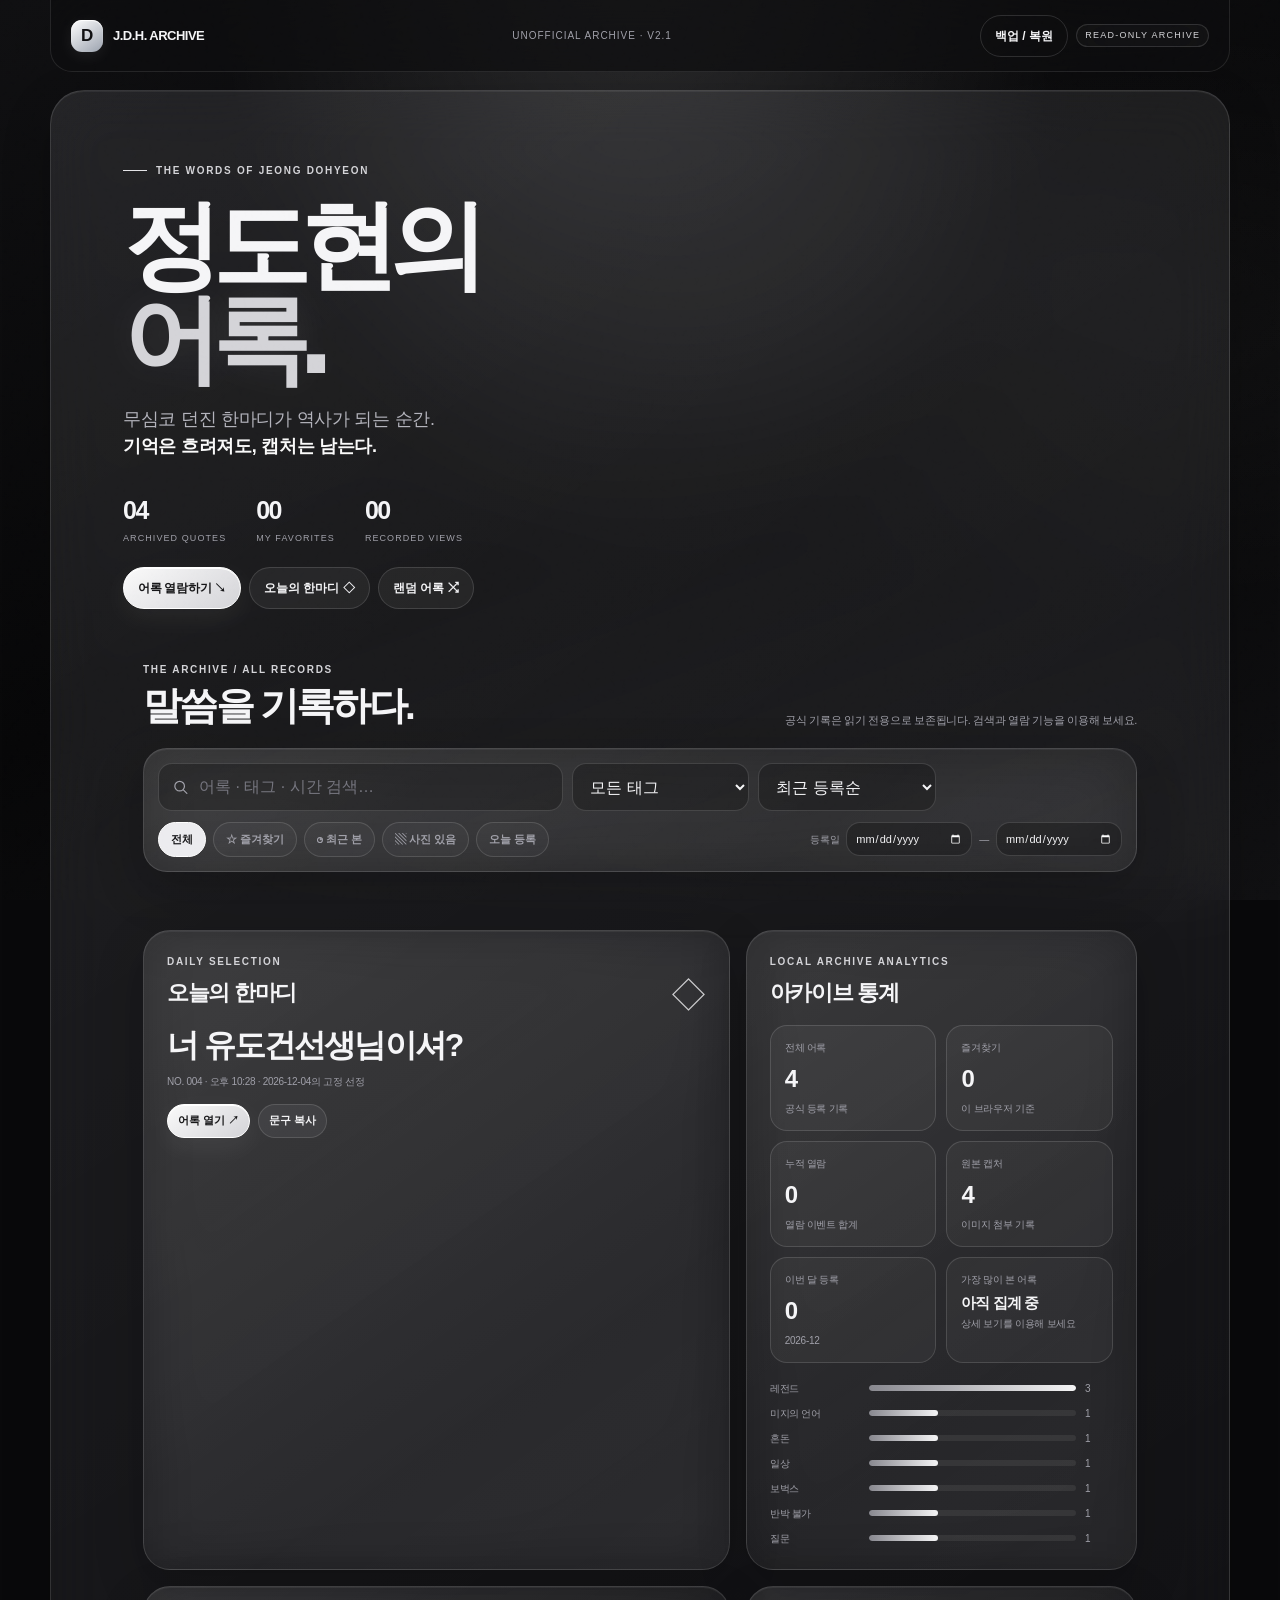
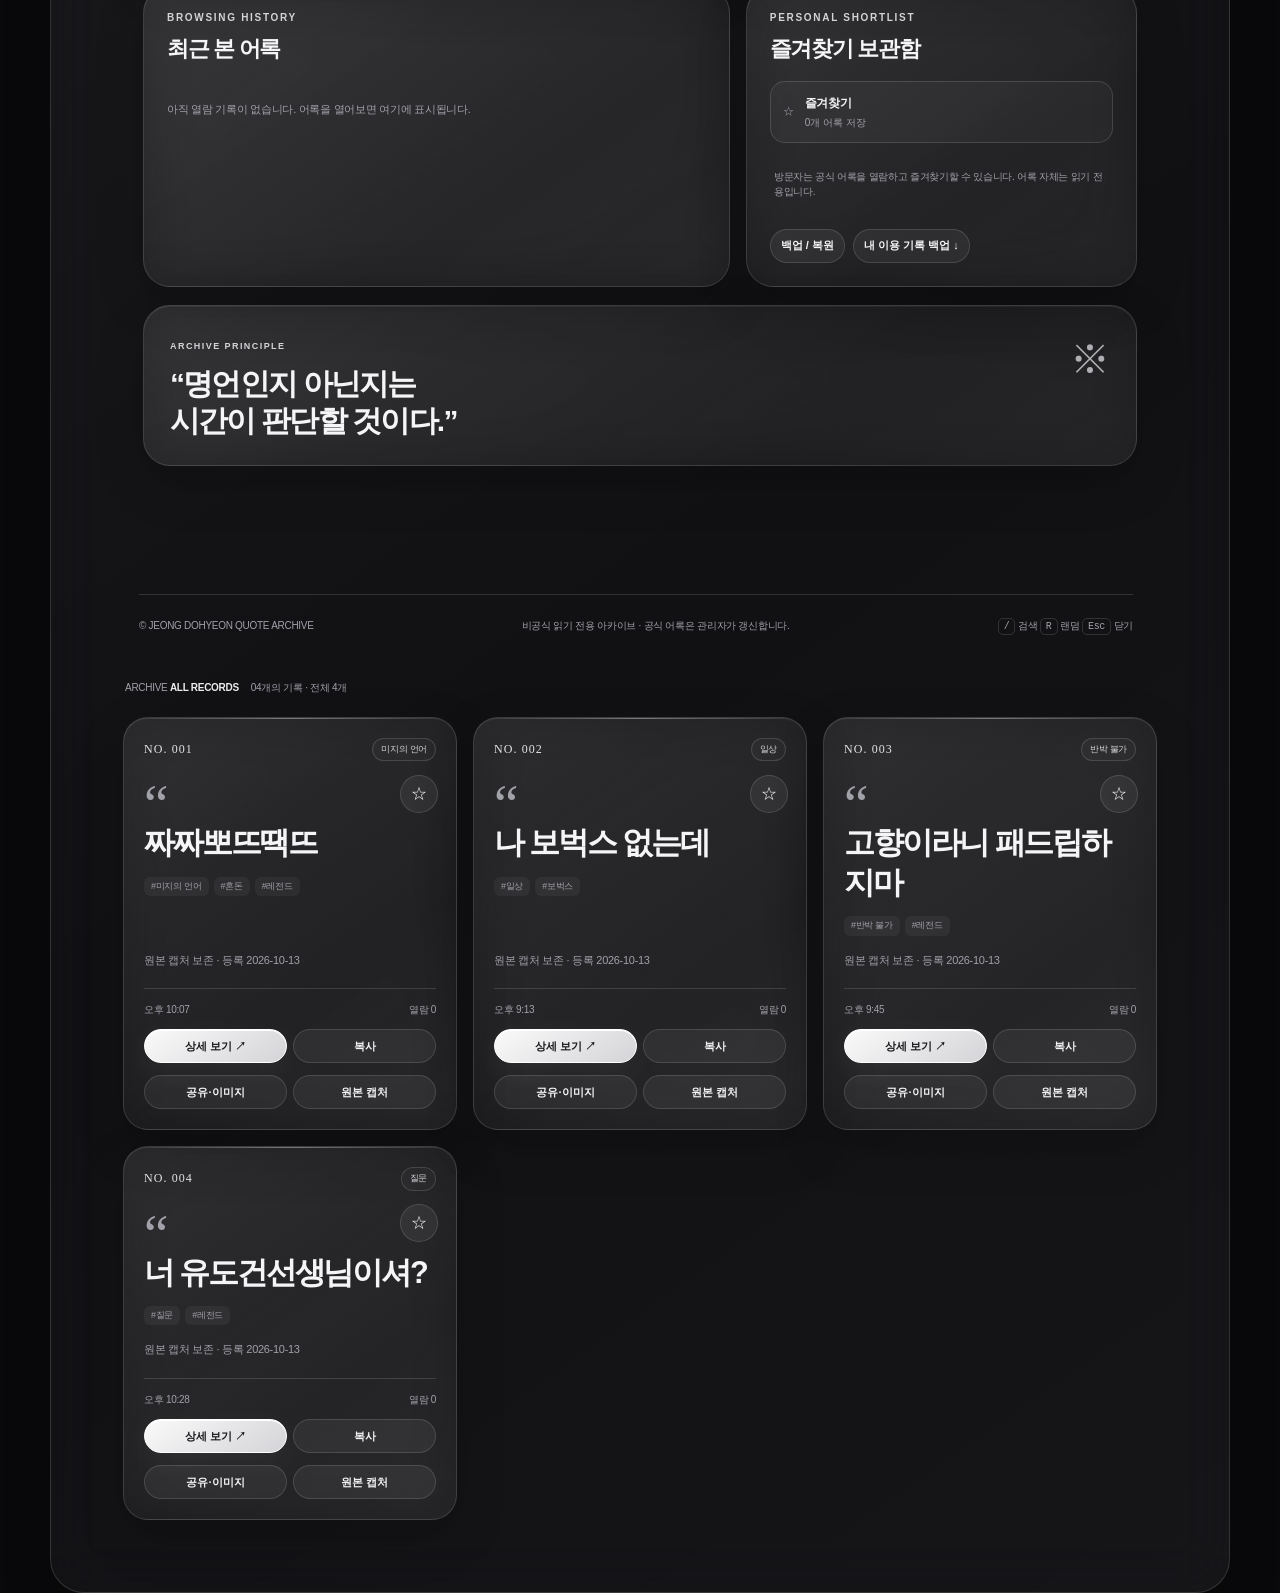
<file: index.html>
<!doctype html>
<html lang="ko">
  <head>
    <meta charset="utf-8" />
    <meta name="viewport" content="width=device-width,initial-scale=1,viewport-fit=cover" />
    <meta name="theme-color" content="#0a0a0c" />
    <meta name="description" content="정도현의 어록을 수집·검색·보존하고 공유하는 비공식 아카이브." />
    <title>정도현의 어록 — Glass Archive</title>

    <link rel="stylesheet" href="style.css" />
  </head>

  <body>
    <header class="wrap topbar">
      <a class="brand" href="#top" aria-label="정도현의 어록 홈">
        <span class="brand-mark">D</span>
        <span>J.D.H. ARCHIVE</span>
      </a>
      <div class="top-note">Unofficial archive · v2.1</div>
      <div class="top-actions">
        <button class="btn ghost only-desktop" id="backupTop" type="button">백업 / 복원</button>
        <span class="tag readonly-badge" aria-label="읽기 전용 아카이브">READ-ONLY ARCHIVE</span>
      </div>
    </header>

    <section class="wrap hero glass" id="top">
      <div class="eyebrow">The words of Jeong Dohyeon</div>
      <h1>정도현의<br /><span>어록.</span></h1>
      <p class="hero-copy">
        무심코 던진 한마디가 역사가 되는 순간.<br />
        <strong>기억은 흐려져도, 캡처는 남는다.</strong>
      </p>
      <div class="hero-bottom">
        <div class="stats">
          <div class="stat"><strong id="heroCount">04</strong><span>Archived quotes</span></div>
          <div class="stat"><strong id="heroFavorite">00</strong><span>My favorites</span></div>
          <div class="stat"><strong id="heroVisit">00</strong><span>Recorded views</span></div>
        </div>
        <div class="hero-buttons">
          <a class="btn primary" href="#archive">어록 열람하기 ↘</a>
          <button class="btn" id="dailyBtn" type="button">오늘의 한마디 ◇</button>
          <button class="btn" id="randomBtn" type="button">랜덤 어록 ⤨</button>
    <main class="wrap">
      <section id="archive">
        <div class="section-head">
          <div>
            <div class="kicker">The archive / all records</div>
            <h2>말씀을 기록하다.</h2>
          </div>
          <div class="small-note">공식 기록은 읽기 전용으로 보존됩니다. 검색과 열람 기능을 이용해 보세요.</div>
        </div>
        
        <div class="tools-panel glass">
          <div class="tools">
            <label class="searchbox">
              <svg width="17" height="17" viewBox="0 0 24 24" fill="none" aria-hidden="true">
                <circle cx="10.8" cy="10.8" r="6.8" stroke="currentColor" stroke-width="1.7" />
                <path d="m16 16 5 5" stroke="currentColor" stroke-width="1.7" stroke-linecap="round" />
              </svg>
              <input class="field" id="search" type="search" placeholder="어록 · 태그 · 시간 검색…" aria-label="어록 검색" autocomplete="off" />
            </label>
            <select class="select" id="tagFilter" aria-label="태그 필터">
              <option value="">모든 태그</option>
            </select>
            <select class="select" id="sortBy" aria-label="정렬">
              <option value="new">최근 등록순</option>
              <option value="old">오래된 등록순</option>
              <option value="alpha">가나다순</option>
              <option value="views">최근 본 순</option>
            </select>
          </div>

          <div class="filter-row" id="filterRow">
            <button class="pill active" data-filter="all" aria-pressed="true">전체</button>
            <button class="pill" data-filter="favorites" aria-pressed="false">☆ 즐겨찾기</button>
            <button class="pill" data-filter="recent" aria-pressed="false">◷ 최근 본</button>
            <button class="pill" data-filter="images" aria-pressed="false">▧ 사진 있음</button>
            <button class="pill" data-filter="today" aria-pressed="false">오늘 등록</button>
            <div class="date-filter">
              <span>등록일</span>
              <input class="field" id="dateFrom" type="date" aria-label="등록 시작일" />
              <span>—</span>
              <input class="field" id="dateTo" type="date" aria-label="등록 종료일" />
            </div>
          </div>
        </div>

      <section class="content-grid" id="insights">
        <article class="panel glass">
          <div class="kicker">Daily selection</div>
          <div class="daily-card">
            <div>
              <h3>오늘의 한마디</h3>
              <div class="daily-quote" id="dailyText">기록을 불러오는 중…</div>
              <div class="daily-meta" id="dailyMeta"></div>
              <div style="display:flex;gap:8px;flex-wrap:wrap;margin-top:15px">
                <button class="btn primary small" id="dailyOpen" type="button">어록 열기 ↗</button>
                <button class="btn small" id="dailyCopy" type="button">문구 복사</button>
              </div>
            </div>
            <div class="dice" aria-hidden="true">◇</div>
          </div>
        </article>

        <article class="panel glass">
          <div class="kicker">Local archive analytics</div>
          <h3>아카이브 통계</h3>
          <div class="stat-grid" id="statGrid"></div>
          <div class="tag-chart" id="tagChart"></div>
        </article>

        <article class="panel glass" id="recentPanel">
          <div class="kicker">Browsing history</div>
          <h3>최근 본 어록</h3>
          <div class="recent-list" id="recentList"></div>
        </article>

        <article class="panel glass" id="collectionsPanel">
          <div class="kicker">PERSONAL SHORTLIST</div>
          <h3>즐겨찾기 보관함</h3>
          <div id="collectionOverview" class="recent-list"></div>
          <div style="margin-top:12px;display:flex;gap:8px;flex-wrap:wrap">
            <button class="btn small" id="backupBottom" type="button">백업 / 복원</button>
            <button class="btn small" id="exportBtn" type="button">내 이용 기록 백업 ↓</button>
          </div>
        </article>
      </section>

      <section class="manifesto glass">
    <dialog id="detailDialog">
      <div class="dialog-head">
        <div>
          <h2 id="detailHeading">어록 상세</h2>
          <p id="detailSub"></p>
        </div>
        <button class="icon-btn" data-close="detailDialog" aria-label="닫기">×</button>
      </div>
      <div class="dialog-body">
        <div class="detail-text" id="detailText"></div>
        <div id="detailTags" class="card-tags"></div>
        <img id="detailImage" class="detail-image" alt="원본 캡처 확대 보기" hidden />
        <p class="help" id="detailNoImage" hidden>등록된 원본 캡처가 없습니다.</p>
        <div class="detail-actions">
          <button class="btn primary" id="detailCopy" type="button">문구 복사</button>
          <button class="btn" id="detailFavorite" type="button">☆ 즐겨찾기</button>
          <button class="btn" id="detailShare" type="button">공유하기</button>
          <button class="btn" id="detailMakeCard" type="button">이미지 카드 저장</button>
          <button class="btn" id="detailDownloadImage" type="button">원본 캡처 저장</button>
        </div>
      </div>
    </dialog>

    <dialog id="backupDialog">
      <div class="dialog-head">
        <div>
          <h2>백업 및 복원</h2>
          <p>즐겨찾기와 개인 열람 기록만 백업합니다. 공식 어록 데이터는 변경되지 않습니다.</p>
        </div>
        <button class="icon-btn" data-close="backupDialog" aria-label="닫기">×</button>
      </div>
      <div class="dialog-body">
        <div class="glass" style="padding:16px;border-radius:18px">
          <strong style="font-size:13px">JSON 백업 내보내기</strong>
          <p class="help">즐겨찾기와 최근 본 기록만 포함한 개인 설정 백업 파일을 만듭니다. 어록과 원본 사진은 포함되지 않습니다.</p>
          <button class="btn primary" id="backupDownload" type="button">개인 설정 백업 다운로드 ↓</button>
        </div>
        <div class="glass" style="padding:16px;border-radius:18px;margin-top:12px">
          <strong style="font-size:13px">개인 설정 복원</strong>
          <p class="help">즐겨찾기와 열람 기록만 복원합니다. 가져온 파일에 다른 어록이 들어 있어도 공식 아카이브의 문구와 사진은 추가·수정·삭제되지 않습니다.</p>
          <div style="display:flex;gap:8px;flex-wrap:wrap">
            <button class="btn" id="restoreReplace" type="button">설정 복원 · 교체</button>
            <button class="btn" id="restoreMerge" type="button">설정 복원 · 병합</button>
          </div>
        </div>
        <p class="help" style="margin-top:15px">즐겨찾기와 열람 기록은 현재 브라우저에 저장됩니다. 다른 기기에서는 자동 동기화되지 않으므로 필요하면 개인 설정을 백업하세요.</p>
        <div class="dialog-foot">
          <button class="btn ghost" data-close="backupDialog" type="button">닫기</button>
        </div>
      </div>
    </dialog>

    <dialog id="imageDialog">
      <div class="dialog-head">
        <div>
          <h2>원본 캡처</h2>
          <p>원본 이미지는 보정하지 않고 표시합니다.</p>
        </div>
        <button class="icon-btn" data-close="imageDialog" aria-label="닫기">×</button>
      </div>
      <div class="dialog-body">
        <img id="zoomImage" class="detail-image" alt="원본 캡처 이미지" style="max-height:none;cursor:default;margin-top:0" />
        <div class="dialog-foot">
          <button class="btn" id="zoomDownload" type="button">원본 저장 ↓</button>
          <button class="btn primary" data-close="imageDialog" type="button">닫기</button>
        </div>
      </div>
    </dialog>

    <script src="script.js" defer></script>
  </body>
</html>

        <div>
          <small>ARCHIVE PRINCIPLE</small>
          <p>“명언인지 아닌지는<br />시간이 판단할 것이다.”</p>
        </div>
        <div class="seal" aria-hidden="true">※</div>
      </section>
    </main>

    <footer class="wrap">
      <span>© JEONG DOHYEON QUOTE ARCHIVE</span>
      <span>비공식 읽기 전용 아카이브 · 공식 어록은 관리자가 갱신합니다.</span>
      <span><kbd class="kbd">/</kbd> 검색 <kbd class="kbd">R</kbd> 랜덤 <kbd class="kbd">Esc</kbd> 닫기</span>
    </footer>
    <div class="safe-bottom"></div>

    <div class="toast" id="toast" role="status" aria-live="polite"></div>

    <input type="file" id="importFile" hidden accept="application/json,.json" aria-label="백업 JSON 파일" />

        <div class="results-line">
          <span>ARCHIVE <strong id="collectionLabel">ALL RECORDS</strong></span>
          <span id="resultCount">04개의 기록</span>
        </div>

        <section class="quote-grid" id="quoteGrid" aria-live="polite"></section>
      </section>

        </div>
      </div>
    </section>
</file>
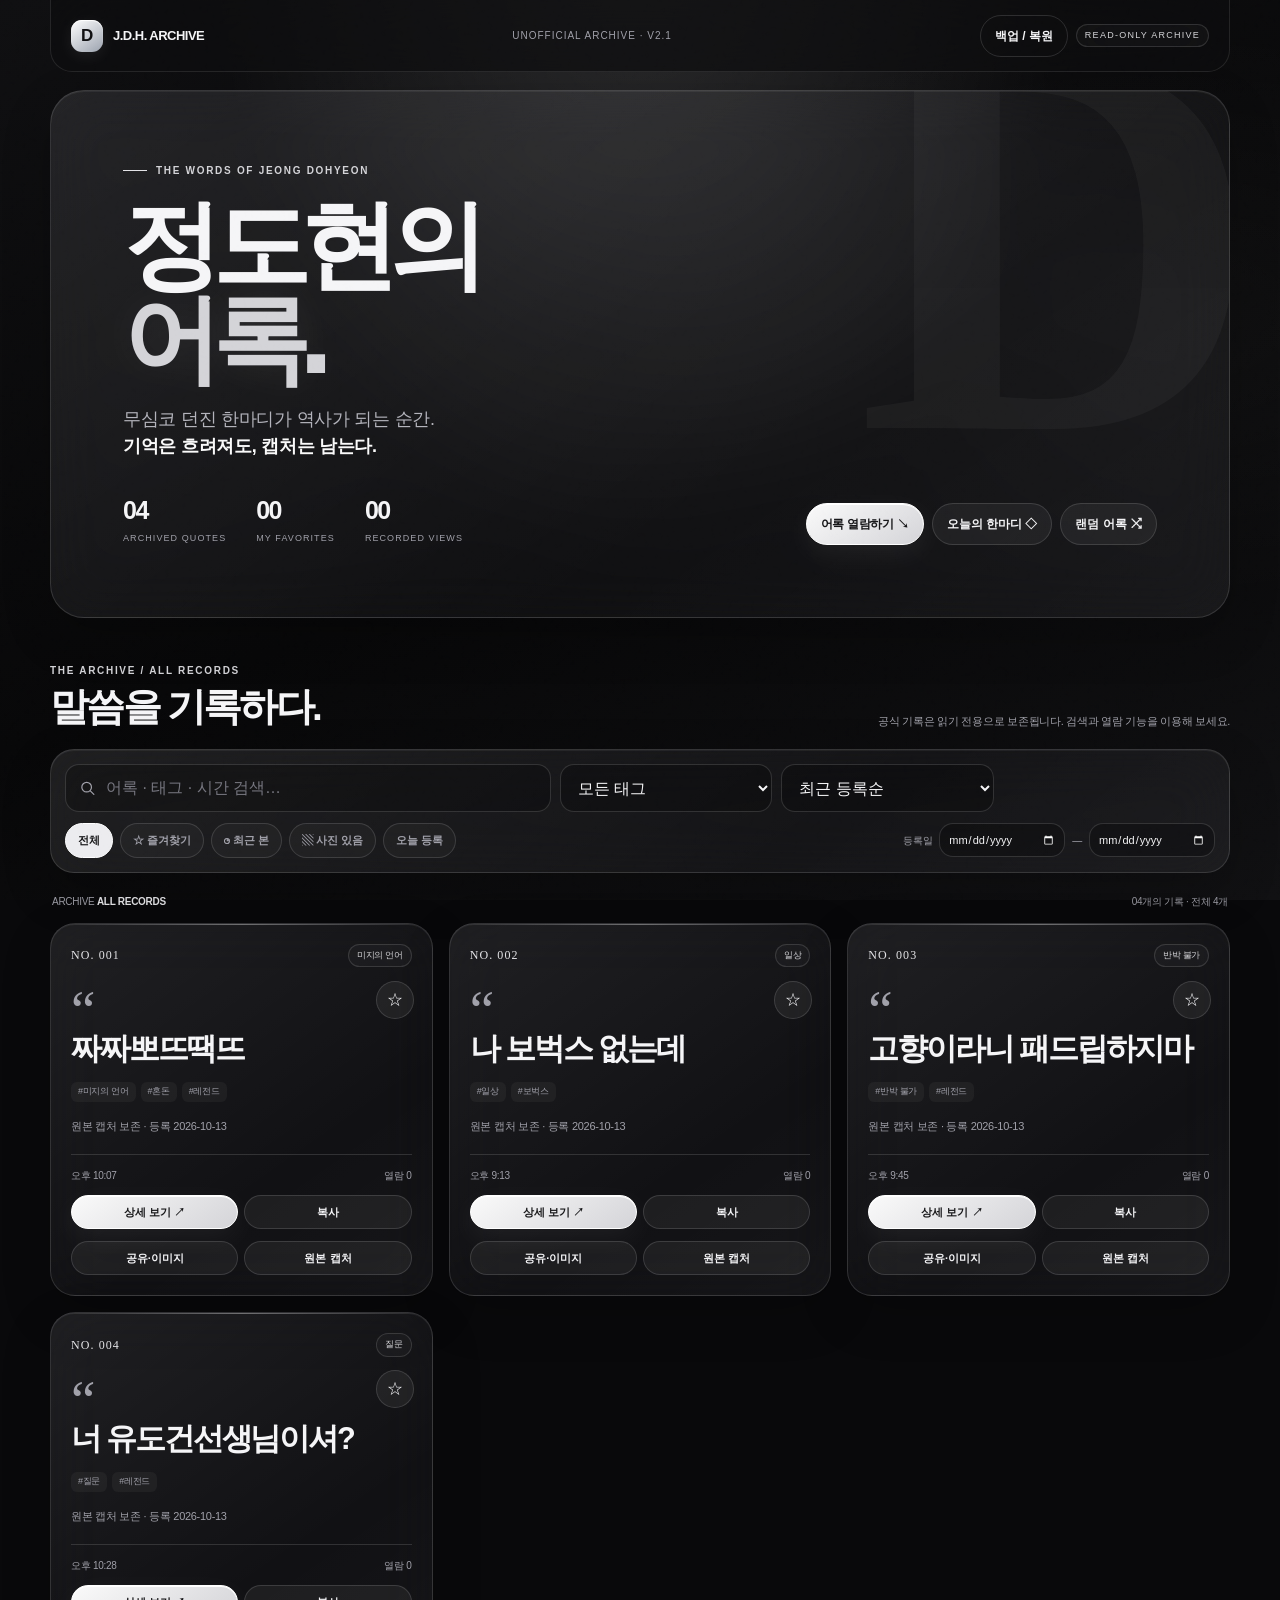
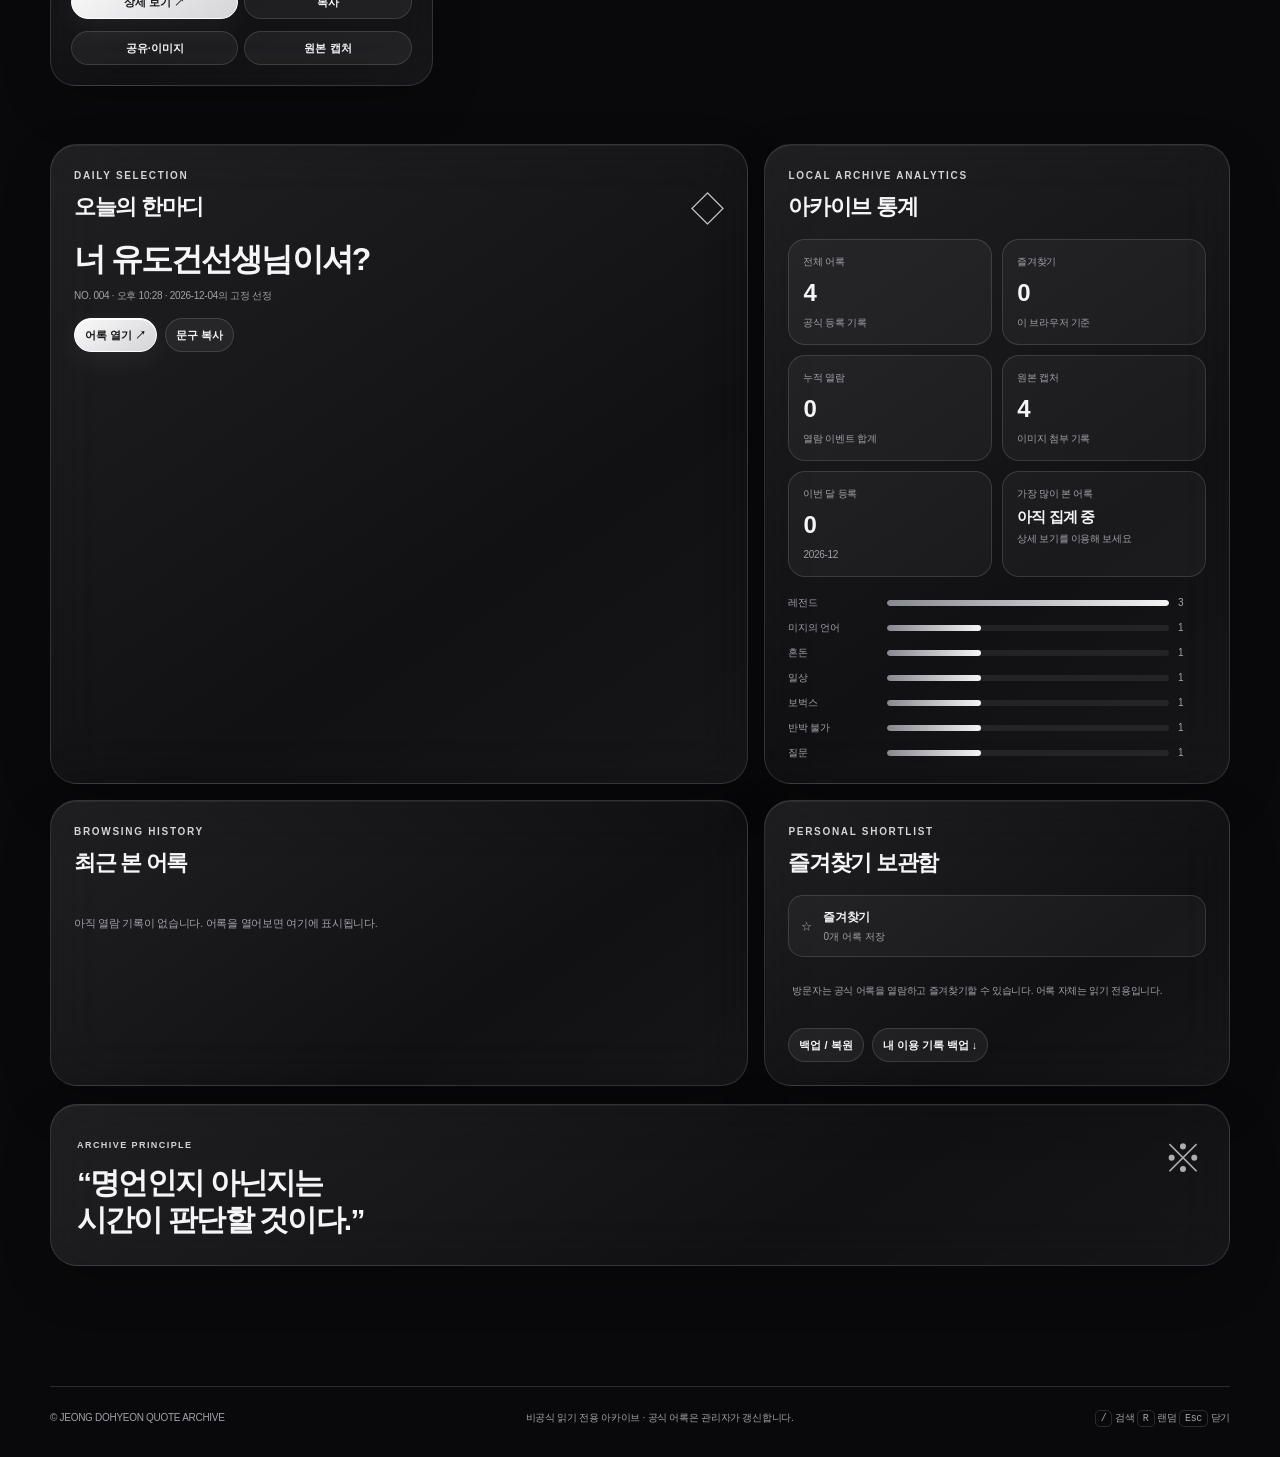
<file: 이전 코드.html>
<!-- 이거는 안이령이 ai 로 만든 꼬여있는 코드 -->

<!doctype html>
<html lang="ko">
<head>
<meta charset="utf-8"><meta name="viewport" content="width=device-width,initial-scale=1,viewport-fit=cover">
<meta name="theme-color" content="#0a0a0c"><meta name="description" content="정도현의 어록을 수집·검색·보존하고 공유하는 비공식 아카이브.">
<title>정도현의 어록 — Glass Archive</title>
<style>
:root{color-scheme:dark;--bg:#09090b;--ink:#f5f5f7;--muted:#a1a1aa;--soft:#d4d4d8;--line:#ffffff22;--line2:#ffffff42;--glass:blur(28px) saturate(155%);--serif:Georgia,"Times New Roman",serif}
*{box-sizing:border-box}[hidden]{display:none!important}html{scroll-behavior:smooth;background:var(--bg);scroll-padding-top:90px}body{margin:0;min-height:100vh;background:radial-gradient(ellipse at 50% -15%,#ffffff24,transparent 48%),radial-gradient(ellipse at 90% 35%,#ffffff09,transparent 35%),linear-gradient(160deg,#101012,#080809 55%,#111113);background-attachment:fixed;color:var(--ink);font-family:ui-sans-serif,-apple-system,BlinkMacSystemFont,"Apple SD Gothic Neo","Noto Sans KR",sans-serif;line-height:1.5;letter-spacing:-.018em}body:before{content:"";position:fixed;inset:0;pointer-events:none;z-index:20;opacity:.035;background-image:url("data:image/svg+xml,%3Csvg viewBox='0 0 180 180' xmlns='http://www.w3.org/2000/svg'%3E%3Cfilter id='n'%3E%3CfeTurbulence type='fractalNoise' baseFrequency='.9' numOctaves='3' stitchTiles='stitch'/%3E%3C/filter%3E%3Crect width='100%25' height='100%25' filter='url(%23n)' opacity='.24'/%3E%3C/svg%3E")}
a{color:inherit;text-decoration:none}button,input,textarea,select{font:inherit}button{cursor:pointer;color:inherit}button:focus-visible,a:focus-visible,input:focus-visible,textarea:focus-visible,select:focus-visible{outline:2px solid #fff;outline-offset:3px}.wrap{width:min(1180px,calc(100% - 40px));margin-inline:auto}.glass{background:linear-gradient(145deg,#ffffff18,#ffffff09 65%,#ffffff0e);border:1px solid var(--line);backdrop-filter:var(--glass);-webkit-backdrop-filter:var(--glass);box-shadow:0 18px 50px #0003,inset 0 1px 0 #ffffff0f}
.topbar{position:sticky;top:0;z-index:10;display:flex;justify-content:space-between;align-items:center;gap:15px;margin:0 auto;padding:12px 20px;min-height:72px;border:1px solid #ffffff1a;border-top:0;border-radius:0 0 22px 22px;background:#0e0e10bd;backdrop-filter:blur(34px) saturate(170%);-webkit-backdrop-filter:blur(34px) saturate(170%)}.brand{display:flex;align-items:center;gap:10px;font-weight:850;font-size:13px;letter-spacing:-.04em;white-space:nowrap}.brand-mark{width:32px;height:32px;border-radius:11px;display:grid;place-items:center;background:linear-gradient(145deg,#fff,#9ca3af);color:#111113;font-size:17px;box-shadow:inset 0 1px 1px #fff,0 4px 16px #ffffff13}.readonly-badge{display:inline-flex;align-items:center;letter-spacing:.14em;font-size:9px;white-space:nowrap;padding:9px 12px;border:1px solid var(--line2);border-radius:999px;background:#ffffff08;color:var(--muted);backdrop-filter:blur(18px);-webkit-backdrop-filter:blur(18px)}.top-actions{display:flex;gap:8px;align-items:center}.top-note{font-size:10px;color:var(--muted);letter-spacing:.1em;text-transform:uppercase}
.btn{display:inline-flex;align-items:center;justify-content:center;gap:8px;min-height:42px;padding:10px 14px;border:1px solid var(--line);border-radius:999px;background:#ffffff0e;color:var(--ink);font-size:12px;font-weight:750;transition:transform .18s,border-color .18s,background .18s;white-space:nowrap}.btn:hover{transform:translateY(-1px);border-color:var(--line2);background:#ffffff1c}.btn.primary{background:linear-gradient(145deg,#fafafa,#d4d4d8);color:#171719;border-color:#fff;box-shadow:0 8px 28px #ffffff10,inset 0 1px 0 #fff}.btn.primary:hover{background:#fff}.btn.ghost{background:transparent}.btn.danger{border-color:#f8717148;color:#fca5a5}.btn.small{min-height:34px;padding:7px 10px;font-size:11px}.icon-btn{width:38px;height:38px;display:grid;place-items:center;border-radius:50%;background:#ffffff0f;border:1px solid var(--line);font-size:16px}.icon-btn.active{background:#ffffff2e;border-color:#ffffff70}
.hero{position:relative;overflow:hidden;margin:18px auto 0;padding:clamp(30px,6vw,72px);border-radius:34px;isolation:isolate}.hero:before{content:"D";position:absolute;right:2%;top:-25%;z-index:-1;font:bold clamp(280px,46vw,560px)/1 var(--serif);letter-spacing:-.1em;color:#fff;opacity:.035}.eyebrow,.kicker{display:flex;align-items:center;gap:9px;font-size:10px;font-weight:800;letter-spacing:.17em;text-transform:uppercase;color:var(--soft)}.eyebrow:before{content:"";width:24px;height:1px;background:#e4e4e7}.hero h1{font-size:clamp(49px,9vw,98px);line-height:.96;letter-spacing:-.095em;margin:20px 0;font-weight:920}.hero h1 span{color:#d4d4d8;text-shadow:0 0 40px #ffffff15}.hero-copy{font-size:clamp(14px,2.1vw,18px);color:#b4b4bc;max-width:520px}.hero-copy strong{color:#fafafa}.hero-bottom{display:flex;align-items:flex-end;justify-content:space-between;gap:22px;flex-wrap:wrap;margin-top:32px}.stats{display:flex;gap:clamp(16px,3vw,30px);flex-wrap:wrap}.stat{display:flex;flex-direction:column;gap:2px}.stat strong{font-size:25px;letter-spacing:-.06em;font-variant-numeric:tabular-nums}.stat span{font-size:9px;color:var(--muted);letter-spacing:.12em;text-transform:uppercase}.hero-buttons{display:flex;gap:8px;flex-wrap:wrap}
main{padding:45px 0 90px}.section-head{display:flex;align-items:flex-end;justify-content:space-between;gap:18px;flex-wrap:wrap;margin-bottom:20px}.section-head h2{font-size:clamp(25px,4vw,39px);line-height:1.1;letter-spacing:-.07em;margin:8px 0 0}.small-note{color:var(--muted);font-size:11px}.tools-panel{padding:14px;border-radius:24px;margin-bottom:14px}.tools{display:grid;grid-template-columns:minmax(180px,1.6fr) repeat(3,minmax(120px,.7fr));gap:9px}.searchbox{position:relative;display:block}.searchbox svg{position:absolute;left:14px;top:50%;transform:translateY(-50%);color:var(--muted)}.field,.select,.textarea{width:100%;min-height:46px;border:1px solid #ffffff24;border-radius:14px;background:#0000003d;color:var(--ink);padding:11px 13px;outline:none}.searchbox .field{padding-left:40px}.field::placeholder,.textarea::placeholder{color:#777780}.field:focus,.select:focus,.textarea:focus{border-color:#ffffff80;box-shadow:0 0 0 4px #ffffff0c}.select option{background:#161619;color:#fff}.filter-row{display:flex;align-items:center;gap:7px;flex-wrap:wrap;margin-top:11px}.pill{border:1px solid var(--line);background:#ffffff08;color:var(--muted);border-radius:999px;padding:8px 12px;font-size:11px;font-weight:750}.pill.active,.pill[aria-pressed="true"]{color:#151517;background:#ececef;border-color:#fff}.date-filter{display:flex;align-items:center;gap:7px;margin-left:auto;color:var(--muted);font-size:10px}.date-filter input{min-height:34px;width:126px;padding:6px 8px;font-size:11px}.results-line{display:flex;justify-content:space-between;align-items:center;gap:12px;color:var(--muted);font-size:10px;padding:7px 2px 14px;flex-wrap:wrap}.results-line strong{color:#ededf0}.quote-grid{display:grid;grid-template-columns:repeat(3,minmax(0,1fr));gap:16px}.quote-card{position:relative;display:flex;flex-direction:column;min-width:0;padding:20px;border-radius:25px;overflow:hidden;transition:transform .2s,border-color .2s,box-shadow .2s;animation:cardIn .3s both}.quote-card:before{content:"";position:absolute;inset:0 0 auto;height:1px;background:linear-gradient(90deg,transparent,#ffffff55,transparent);pointer-events:none}.quote-card:hover{transform:translateY(-4px);border-color:#ffffff52;box-shadow:0 24px 55px #0005,inset 0 1px 0 #ffffff1a}.card-top{display:flex;align-items:center;justify-content:space-between;gap:8px}.number{font:12px var(--serif);letter-spacing:.09em;color:#e4e4e7}.tag{font-size:9px;border:1px solid var(--line);background:#ffffff07;color:#d4d4d8;border-radius:999px;padding:4px 8px;white-space:nowrap}.quote-mark{font:55px/.7 var(--serif);height:29px;margin-top:25px;color:#a1a1aa}.quote-text{font-size:clamp(22px,2.4vw,31px);line-height:1.28;font-weight:850;letter-spacing:-.07em;overflow-wrap:anywhere;margin:8px 0 14px;white-space:pre-wrap}.card-tags{display:flex;gap:5px;flex-wrap:wrap;margin:0 0 12px}.mini-tag{font-size:9px;color:var(--muted);background:#ffffff0b;border-radius:6px;padding:3px 7px}.quote-sub{font-size:11px;color:var(--muted);margin:auto 0 0;padding-top:4px}.card-meta{display:flex;justify-content:space-between;align-items:center;gap:8px;margin-top:20px;padding-top:13px;border-top:1px solid var(--line);font-size:10px;color:var(--muted)}.card-buttons{display:flex;align-items:center;gap:6px;flex-wrap:wrap;margin-top:12px}.card-buttons .btn{flex:1;min-width:0}.card-buttons .btn.only-icon{flex:0 0 36px;width:36px;padding:6px}.empty{grid-column:1/-1;text-align:center;padding:55px 15px;border:1px dashed var(--line);border-radius:24px;color:var(--muted)}.empty strong{display:block;color:var(--ink);font-size:15px;margin-bottom:6px}
.content-grid{display:grid;grid-template-columns:1.2fr .8fr;gap:16px;margin-top:58px}.panel{padding:23px;border-radius:27px;min-width:0}.panel h3{margin:7px 0 16px;font-size:22px;letter-spacing:-.06em}.daily-card{display:flex;align-items:flex-start;justify-content:space-between;gap:16px}.daily-quote{font-size:clamp(21px,3vw,32px);line-height:1.28;font-weight:850;letter-spacing:-.06em;margin:15px 0 8px}.daily-meta{font-size:10px;color:var(--muted)}.dice{font-size:35px;opacity:.8}.stat-grid{display:grid;grid-template-columns:repeat(2,minmax(0,1fr));gap:10px}.stat-tile{background:#ffffff0a;border:1px solid var(--line);border-radius:17px;padding:14px;min-width:0}.stat-tile span{display:block;font-size:10px;color:var(--muted);margin-bottom:6px}.stat-tile strong{font-size:24px;letter-spacing:-.06em;display:block;overflow-wrap:anywhere}.stat-tile small{display:block;color:var(--muted);font-size:10px;margin-top:4px;overflow-wrap:anywhere}.tag-chart{display:flex;flex-direction:column;gap:10px;margin-top:18px}.tag-row{display:grid;grid-template-columns:90px 1fr 28px;align-items:center;gap:9px;font-size:10px;color:var(--muted)}.tag-bar{height:6px;border-radius:99px;background:#ffffff12;overflow:hidden}.tag-bar i{display:block;height:100%;border-radius:99px;background:linear-gradient(90deg,#88888f,#f4f4f5)}.recent-list{display:flex;flex-direction:column;gap:8px}.recent-item{display:flex;align-items:center;gap:11px;width:100%;text-align:left;border:1px solid var(--line);background:#ffffff09;border-radius:15px;padding:12px}.recent-item:hover{background:#ffffff12}.recent-num{flex:none;font:11px var(--serif);color:var(--muted)}.recent-item strong{display:block;font-size:12px;letter-spacing:-.03em;overflow-wrap:anywhere}.recent-item small{display:block;font-size:10px;color:var(--muted);margin-top:3px}.recent-empty{font-size:11px;color:var(--muted);padding:20px 0}.manifesto{margin-top:18px;padding:26px;border-radius:27px;display:flex;justify-content:space-between;align-items:flex-start;gap:16px}.manifesto small{font-size:9px;letter-spacing:.16em;font-weight:800;color:#d4d4d8}.manifesto p{margin:9px 0 0;font-size:clamp(20px,3vw,30px);font-weight:850;letter-spacing:-.06em;line-height:1.24}.manifesto .seal{font:40px var(--serif);color:#d4d4d8;opacity:.8}footer{padding:23px 0 32px;margin-top:30px;border-top:1px solid var(--line);display:flex;justify-content:space-between;gap:12px;flex-wrap:wrap;font-size:10px;color:var(--muted)}
/* Dialog sheets */dialog{width:min(640px,calc(100% - 24px));max-height:min(88dvh,900px);padding:0;border:1px solid #ffffff33;border-radius:28px;background:#17171ae8;color:var(--ink);box-shadow:0 35px 100px #0009;backdrop-filter:blur(34px) saturate(160%);-webkit-backdrop-filter:blur(34px) saturate(160%);overflow:auto}dialog::backdrop{background:#0009;backdrop-filter:blur(8px);-webkit-backdrop-filter:blur(8px)}.dialog-head{display:flex;justify-content:space-between;align-items:flex-start;gap:15px;padding:22px 23px 17px;border-bottom:1px solid var(--line);position:sticky;top:0;background:#17171aeF;backdrop-filter:blur(24px);z-index:2}.dialog-head h2{font-size:22px;margin:0;letter-spacing:-.06em}.dialog-head p{font-size:11px;color:var(--muted);margin:5px 0 0}.dialog-body{padding:22px 23px 25px}.dialog-foot{display:flex;gap:8px;justify-content:flex-end;flex-wrap:wrap;padding-top:18px;margin-top:18px;border-top:1px solid var(--line)}.form-grid{display:grid;grid-template-columns:1fr 1fr;gap:13px}.form-row{display:flex;flex-direction:column;gap:6px;min-width:0}.form-row.full{grid-column:1/-1}.form-row label{font-size:11px;color:#d4d4d8;font-weight:750}.textarea{min-height:110px;resize:vertical;line-height:1.55}.help{font-size:10px;color:var(--muted);line-height:1.5}.image-preview{display:block;width:100%;max-height:260px;object-fit:contain;border:1px solid var(--line);background:#080809;border-radius:14px;margin-top:10px}.detail-text{font-size:clamp(25px,5vw,39px);line-height:1.25;letter-spacing:-.07em;font-weight:900;white-space:pre-wrap;overflow-wrap:anywhere;margin:14px 0}.detail-image{display:block;width:100%;height:auto;max-height:54dvh;object-fit:contain;border-radius:15px;border:1px solid var(--line);background:#080809;margin-top:15px;cursor:zoom-in}.detail-actions{display:flex;gap:8px;flex-wrap:wrap;margin-top:17px}.collection-list{display:flex;flex-direction:column;gap:8px}.collection-choice{display:flex;align-items:center;gap:10px;border:1px solid var(--line);background:#ffffff08;border-radius:13px;padding:11px 12px;font-size:12px}.collection-choice input{accent-color:#eee;width:17px;height:17px}.collection-manager{display:flex;align-items:center;justify-content:space-between;gap:10px;border:1px solid var(--line);border-radius:14px;padding:12px;margin-bottom:8px}.collection-manager strong{font-size:12px}.collection-manager small{display:block;color:var(--muted);font-size:10px}.toast{position:fixed;left:50%;bottom:calc(24px + env(safe-area-inset-bottom));z-index:50;transform:translate(-50%,16px);opacity:0;pointer-events:none;max-width:calc(100% - 30px);background:#f5f5f7f0;color:#18181b;border:1px solid #ffffffaa;border-radius:999px;padding:12px 18px;box-shadow:0 12px 35px #0006;backdrop-filter:blur(25px);font-size:12px;font-weight:800;transition:.2s}.toast.show{transform:translate(-50%,0);opacity:1}.kbd{font:10px ui-monospace,monospace;border:1px solid var(--line);padding:2px 5px;border-radius:5px;color:var(--muted)}.safe-bottom{height:env(safe-area-inset-bottom)}
@keyframes cardIn{from{opacity:.25;transform:translateY(7px)}to{opacity:1;transform:translateY(0)}}@media(max-width:920px){.quote-grid{grid-template-columns:repeat(2,minmax(0,1fr))}.tools{grid-template-columns:repeat(2,minmax(0,1fr))}.content-grid{grid-template-columns:1fr}.top-note{display:none}}
@media(max-width:600px){.wrap{width:calc(100% - 22px)}.topbar{min-height:62px;padding:9px 12px;border-radius:0 0 18px 18px}.brand{font-size:11px}.brand-mark{width:29px;height:29px}.top-actions .btn{min-height:36px;padding:7px 10px;font-size:10px}.top-actions .only-desktop{display:none}.hero{margin-top:11px;padding:30px 21px 24px;border-radius:26px}.hero h1{font-size:clamp(48px,14vw,73px);margin:18px 0}.hero-bottom{margin-top:24px;align-items:flex-start}.stats{gap:14px}.stat strong{font-size:20px}.stat span{font-size:8px}.hero-buttons{width:100%}.hero-buttons .btn{flex:1}.hero-copy{font-size:14px}main{padding-top:35px}.section-head{align-items:flex-start;flex-direction:column;gap:7px}.tools-panel{padding:10px;border-radius:20px}.tools{grid-template-columns:1fr 1fr;gap:7px}.tools .searchbox{grid-column:1/-1}.field,.select{min-height:43px;font-size:12px}.filter-row{gap:6px}.pill{padding:7px 10px;font-size:10px}.date-filter{width:100%;margin:5px 0 0}.date-filter input{flex:1;width:auto;min-width:0}.quote-grid{grid-template-columns:1fr;gap:12px}.quote-card{padding:19px;border-radius:22px}.quote-text{font-size:29px}.content-grid{margin-top:38px;gap:12px}.panel{padding:18px;border-radius:23px}.manifesto{padding:21px;border-radius:23px}.manifesto .seal{font-size:28px}.form-grid{grid-template-columns:1fr}.form-row.full{grid-column:auto}.dialog-head{padding:18px 18px 14px}.dialog-body{padding:18px}.dialog-foot .btn{flex:1}.detail-image{max-height:45dvh}footer{font-size:9px}}
@media(prefers-reduced-motion:reduce){*,*:before,*:after{animation:none!important;transition:none!important;scroll-behavior:auto!important}.quote-card:hover{transform:none}}@supports not ((backdrop-filter:blur(1px)) or (-webkit-backdrop-filter:blur(1px))){.glass,.topbar,dialog{background:#19191c}}
</style>
</head>
<body>
<header class="wrap topbar"><a class="brand" href="#top" aria-label="정도현의 어록 홈"><span class="brand-mark">D</span><span>J.D.H. ARCHIVE</span></a><div class="top-note">Unofficial archive · v2.1</div><div class="top-actions"><button class="btn ghost only-desktop" id="backupTop" type="button">백업 / 복원</button><span class="tag readonly-badge" aria-label="읽기 전용 아카이브">READ-ONLY ARCHIVE</span></div></header>
<section class="wrap hero glass" id="top"><div class="eyebrow">The words of Jeong Dohyeon</div><h1>정도현의<br><span>어록.</span></h1><p class="hero-copy">무심코 던진 한마디가 역사가 되는 순간.<br><strong>기억은 흐려져도, 캡처는 남는다.</strong></p><div class="hero-bottom"><div class="stats"><div class="stat"><strong id="heroCount">04</strong><span>Archived quotes</span></div><div class="stat"><strong id="heroFavorite">00</strong><span>My favorites</span></div><div class="stat"><strong id="heroVisit">00</strong><span>Recorded views</span></div></div><div class="hero-buttons"><a class="btn primary" href="#archive">어록 열람하기 ↘</a><button class="btn" id="dailyBtn" type="button">오늘의 한마디 ◇</button><button class="btn" id="randomBtn" type="button">랜덤 어록 ⤨</button></div></div></section>
<main class="wrap"><section id="archive"><div class="section-head"><div><div class="kicker">The archive / all records</div><h2>말씀을 기록하다.</h2></div><div class="small-note">공식 기록은 읽기 전용으로 보존됩니다. 검색과 열람 기능을 이용해 보세요.</div></div>
<div class="tools-panel glass"><div class="tools"><label class="searchbox"><svg width="17" height="17" viewBox="0 0 24 24" fill="none" aria-hidden="true"><circle cx="10.8" cy="10.8" r="6.8" stroke="currentColor" stroke-width="1.7"/><path d="m16 16 5 5" stroke="currentColor" stroke-width="1.7" stroke-linecap="round"/></svg><input class="field" id="search" type="search" placeholder="어록 · 태그 · 시간 검색…" aria-label="어록 검색" autocomplete="off"></label><select class="select" id="tagFilter" aria-label="태그 필터"><option value="">모든 태그</option></select><select class="select" id="sortBy" aria-label="정렬"><option value="new">최근 등록순</option><option value="old">오래된 등록순</option><option value="alpha">가나다순</option><option value="views">최근 본 순</option></select></div>
<div class="filter-row" id="filterRow"><button class="pill active" data-filter="all" aria-pressed="true">전체</button><button class="pill" data-filter="favorites" aria-pressed="false">☆ 즐겨찾기</button><button class="pill" data-filter="recent" aria-pressed="false">◷ 최근 본</button><button class="pill" data-filter="images" aria-pressed="false">▧ 사진 있음</button><button class="pill" data-filter="today" aria-pressed="false">오늘 등록</button><div class="date-filter"><span>등록일</span><input class="field" id="dateFrom" type="date" aria-label="등록 시작일"><span>—</span><input class="field" id="dateTo" type="date" aria-label="등록 종료일"></div></div></div>
<div class="results-line"><span>ARCHIVE <strong id="collectionLabel">ALL RECORDS</strong></span><span id="resultCount">04개의 기록</span></div><section class="quote-grid" id="quoteGrid" aria-live="polite"></section></section>
<section class="content-grid" id="insights"><article class="panel glass"><div class="kicker">Daily selection</div><div class="daily-card"><div><h3>오늘의 한마디</h3><div class="daily-quote" id="dailyText">기록을 불러오는 중…</div><div class="daily-meta" id="dailyMeta"></div><div style="display:flex;gap:8px;flex-wrap:wrap;margin-top:15px"><button class="btn primary small" id="dailyOpen" type="button">어록 열기 ↗</button><button class="btn small" id="dailyCopy" type="button">문구 복사</button></div></div><div class="dice" aria-hidden="true">◇</div></div></article>
<article class="panel glass"><div class="kicker">Local archive analytics</div><h3>아카이브 통계</h3><div class="stat-grid" id="statGrid"></div><div class="tag-chart" id="tagChart"></div></article><article class="panel glass" id="recentPanel"><div class="kicker">Browsing history</div><h3>최근 본 어록</h3><div class="recent-list" id="recentList"></div></article><article class="panel glass" id="collectionsPanel"><div class="kicker">PERSONAL SHORTLIST</div><h3>즐겨찾기 보관함</h3><div id="collectionOverview" class="recent-list"></div><div style="margin-top:12px;display:flex;gap:8px;flex-wrap:wrap"><button class="btn small" id="backupBottom" type="button">백업 / 복원</button><button class="btn small" id="exportBtn" type="button">내 이용 기록 백업 ↓</button></div></article></section>
<section class="manifesto glass"><div><small>ARCHIVE PRINCIPLE</small><p>“명언인지 아닌지는<br>시간이 판단할 것이다.”</p></div><div class="seal" aria-hidden="true">※</div></section></main>
<footer class="wrap"><span>© JEONG DOHYEON QUOTE ARCHIVE</span><span>비공식 읽기 전용 아카이브 · 공식 어록은 관리자가 갱신합니다.</span><span><kbd class="kbd">/</kbd> 검색 <kbd class="kbd">R</kbd> 랜덤 <kbd class="kbd">Esc</kbd> 닫기</span></footer><div class="safe-bottom"></div><div class="toast" id="toast" role="status" aria-live="polite"></div>
<input type="file" id="importFile" hidden accept="application/json,.json" aria-label="백업 JSON 파일">
<dialog id="detailDialog"><div class="dialog-head"><div><h2 id="detailHeading">어록 상세</h2><p id="detailSub"></p></div><button class="icon-btn" data-close="detailDialog" aria-label="닫기">×</button></div><div class="dialog-body"><div class="detail-text" id="detailText"></div><div id="detailTags" class="card-tags"></div><img id="detailImage" class="detail-image" alt="원본 캡처 확대 보기" hidden><p class="help" id="detailNoImage" hidden>등록된 원본 캡처가 없습니다.</p><div class="detail-actions"><button class="btn primary" id="detailCopy" type="button">문구 복사</button><button class="btn" id="detailFavorite" type="button">☆ 즐겨찾기</button><button class="btn" id="detailShare" type="button">공유하기</button><button class="btn" id="detailMakeCard" type="button">이미지 카드 저장</button><button class="btn" id="detailDownloadImage" type="button">원본 캡처 저장</button></div></div></dialog>
<dialog id="backupDialog"><div class="dialog-head"><div><h2>백업 및 복원</h2><p>즐겨찾기와 개인 열람 기록만 백업합니다. 공식 어록 데이터는 변경되지 않습니다.</p></div><button class="icon-btn" data-close="backupDialog" aria-label="닫기">×</button></div><div class="dialog-body"><div class="glass" style="padding:16px;border-radius:18px"><strong style="font-size:13px">JSON 백업 내보내기</strong><p class="help">즐겨찾기와 최근 본 기록만 포함한 개인 설정 백업 파일을 만듭니다. 어록과 원본 사진은 포함되지 않습니다.</p><button class="btn primary" id="backupDownload" type="button">개인 설정 백업 다운로드 ↓</button></div><div class="glass" style="padding:16px;border-radius:18px;margin-top:12px"><strong style="font-size:13px">개인 설정 복원</strong><p class="help">즐겨찾기와 열람 기록만 복원합니다. 가져온 파일에 다른 어록이 들어 있어도 공식 아카이브의 문구와 사진은 추가·수정·삭제되지 않습니다.</p><div style="display:flex;gap:8px;flex-wrap:wrap"><button class="btn" id="restoreReplace" type="button">설정 복원 · 교체</button><button class="btn" id="restoreMerge" type="button">설정 복원 · 병합</button></div></div><p class="help" style="margin-top:15px">즐겨찾기와 열람 기록은 현재 브라우저에 저장됩니다. 다른 기기에서는 자동 동기화되지 않으므로 필요하면 개인 설정을 백업하세요.</p><div class="dialog-foot"><button class="btn ghost" data-close="backupDialog" type="button">닫기</button></div></div></dialog>
<dialog id="imageDialog"><div class="dialog-head"><div><h2>원본 캡처</h2><p>원본 이미지는 보정하지 않고 표시합니다.</p></div><button class="icon-btn" data-close="imageDialog" aria-label="닫기">×</button></div><div class="dialog-body"><img id="zoomImage" class="detail-image" alt="원본 캡처 이미지" style="max-height:none;cursor:default;margin-top:0"><div class="dialog-foot"><button class="btn" id="zoomDownload" type="button">원본 저장 ↓</button><button class="btn primary" data-close="imageDialog" type="button">닫기</button></div></div></dialog>
<script>
const BUILTIN = [{"id":"q001","text":"짜짜뽀뜨땍뜨","time":"오후 10:07","category":"미지의 언어","tags":["혼돈","레전드"],"image":"[data-uri]","addedAt":"2026-10-13","createdAt":"2026-10-13T00:00:00.000Z","collections":[],"userAdded":false},{"id":"q002","text":"나 보벅스 없는데","time":"오후 9:13","category":"일상","tags":["일상","보벅스"],"image":"[data-uri]","addedAt":"2026-10-13","createdAt":"2026-10-13T00:00:00.000Z","collections":[],"userAdded":false},{"id":"q003","text":"고향이라니 패드립하지마","time":"오후 9:45","category":"반박 불가","tags":["반박 불가","레전드"],"image":"[data-uri]","addedAt":"2026-10-13","createdAt":"2026-10-13T00:00:00.000Z","collections":[],"userAdded":false},{"id":"q004","text":"너 유도건선생님이셔?","time":"오후 10:28","category":"질문","tags":["질문","레전드"],"image":"[data-uri]","addedAt":"2026-10-13","createdAt":"2026-10-13T00:00:00.000Z","collections":[],"userAdded":false}];
const STORE_KEY = 'jdh-quote-archive-v3';
const $ = s => document.querySelector(s);
const $$ = s => [...document.querySelectorAll(s)];
const todayISO = () => { const d=new Date(); return `${d.getFullYear()}-${String(d.getMonth()+1).padStart(2,'0')}-${String(d.getDate()).padStart(2,'0')}`; };
const escapeHTML = value => String(value??'').replace(/[&<>"']/g, c=>({'&':'&amp;','<':'&lt;','>':'&gt;','"':'&quot;',"'":'&#39;'}[c]));
let state, currentFilter='all', currentDetailId=null, importMode='replace', toastTimer=null;
function freshState(){return {quotes:BUILTIN.map(q=>({...q,collections:[]})),favorites:[],recent:[],views:{},visitCount:0};}
function loadState(){const base=freshState();try{const raw=localStorage.getItem(STORE_KEY);if(!raw)return base;const parsed=JSON.parse(raw);const ids=new Set(BUILTIN.map(q=>q.id));base.favorites=Array.isArray(parsed?.favorites)?[...new Set(parsed.favorites.filter(id=>ids.has(id)))]:[];base.recent=Array.isArray(parsed?.recent)?[...new Set(parsed.recent.filter(id=>ids.has(id)))].slice(0,50):[];base.views=parsed?.views&&typeof parsed.views==='object'?Object.fromEntries(Object.entries(parsed.views).filter(([id,v])=>ids.has(id)&&Number.isFinite(Number(v))).map(([id,v])=>[id,Math.max(0,Number(v))])):{};base.visitCount=Math.max(0,Number(parsed?.visitCount)||0);return base;}catch(e){return base;}}
state=loadState(); state.visitCount=(Number(state.visitCount)||0)+1; persist(false);
function persist(show=true){try{localStorage.setItem(STORE_KEY,JSON.stringify(state));if(show)notify('변경 사항을 이 브라우저에 저장했습니다.');return true;}catch(e){notify('저장 공간이 부족합니다. 이미지가 큰 경우 백업 후 용량을 확인하세요.');return false;}}
function notify(msg){const toast=$('#toast');toast.textContent=msg;toast.classList.add('show');clearTimeout(toastTimer);toastTimer=setTimeout(()=>toast.classList.remove('show'),2400);}
function getQuote(id){return state.quotes.find(q=>q.id===id);}
function countViews(){return Object.values(state.views).reduce((a,b)=>a+(Number(b)||0),0);}
function quoteDate(q){return q.addedAt||'';}
function displayDate(d){return d||'등록일 미상';}
function dailyQuote(){if(!state.quotes.length)return null;const d=todayISO();const num=[...d].reduce((a,c)=>a+c.charCodeAt(0),0);return [...state.quotes].sort((a,b)=>a.id.localeCompare(b.id))[num%state.quotes.length];}
function populateFilters(){const oldTag=$('#tagFilter').value;const tags=[...new Set(state.quotes.flatMap(q=>[q.category,...(q.tags||[])].filter(Boolean)))].sort((a,b)=>a.localeCompare(b,'ko'));$('#tagFilter').innerHTML='<option value="">모든 태그</option>'+tags.map(t=>`<option value="${escapeHTML(t)}">${escapeHTML(t)}</option>`).join('');$('#tagFilter').value=tags.includes(oldTag)?oldTag:'';}
function filteredQuotes(){const query=$('#search').value.trim().toLocaleLowerCase('ko');const tag=$('#tagFilter').value,from=$('#dateFrom').value,to=$('#dateTo').value,sort=$('#sortBy').value;let list=state.quotes.filter(q=>{const text=[q.text,q.time,q.category,...(q.tags||[])].join(' ').toLocaleLowerCase('ko');if(query&&!text.includes(query))return false;if(tag&&q.category!==tag&&!(q.tags||[]).includes(tag))return false;if(currentFilter==='favorites'&&!state.favorites.includes(q.id))return false;if(currentFilter==='recent'&&!state.recent.includes(q.id))return false;if(currentFilter==='images'&&!q.image)return false;if(currentFilter==='today'&&quoteDate(q)!==todayISO())return false;if(from&&quoteDate(q)<from)return false;if(to&&quoteDate(q)>to)return false;return true;});if(sort==='new')list.sort((a,b)=>(b.addedAt||'').localeCompare(a.addedAt||'')||(b.createdAt||'').localeCompare(a.createdAt||'')||a.id.localeCompare(b.id));if(sort==='old')list.sort((a,b)=>(a.addedAt||'').localeCompare(b.addedAt||'')||(a.createdAt||'').localeCompare(b.createdAt||'')||a.id.localeCompare(b.id));if(sort==='alpha')list.sort((a,b)=>a.text.localeCompare(b.text,'ko'));if(sort==='views')list.sort((a,b)=>(state.recent.indexOf(a.id)<0?999:state.recent.indexOf(a.id))-(state.recent.indexOf(b.id)<0?999:state.recent.indexOf(b.id)));return list;}
function renderCards(){const list=filteredQuotes();$('#collectionLabel').textContent='ALL RECORDS';$('#resultCount').textContent=`${String(list.length).padStart(2,'0')}개의 기록 · 전체 ${state.quotes.length}개`;if(!list.length){$('#quoteGrid').innerHTML='<div class="empty"><strong>검색 결과가 없습니다.</strong>검색어나 필터 조건을 바꿔 보세요.<div style="margin-top:12px"><button class="btn small" id="clearFilters" type="button">필터 초기화</button></div></div>';return;}$('#quoteGrid').innerHTML=list.map(q=>{const index=state.quotes.findIndex(x=>x.id===q.id)+1;const fav=state.favorites.includes(q.id);const tags=[...new Set([q.category,...(q.tags||[])].filter(Boolean))].slice(0,5);return `<article class="quote-card glass" data-id="${escapeHTML(q.id)}"><div class="card-top"><span class="number">NO. ${String(index).padStart(3,'0')}</span><span class="tag">${escapeHTML(q.category||'미분류')}</span></div><button class="icon-btn ${fav?'active':''}" type="button" data-action="favorite" data-id="${escapeHTML(q.id)}" aria-label="즐겨찾기 ${fav?'해제':'추가'}" aria-pressed="${fav}" style="position:absolute;right:18px;top:57px">${fav?'★':'☆'}</button><div class="quote-mark">“</div><h3 class="quote-text">${escapeHTML(q.text)}</h3><div class="card-tags">${tags.map(t=>`<span class="mini-tag">#${escapeHTML(t)}</span>`).join('')}</div><p class="quote-sub">${q.image?'원본 캡처 보존':'텍스트 기록'} · 등록 ${escapeHTML(displayDate(q.addedAt))}</p><div class="card-meta"><span>${escapeHTML(q.time||'시각 미상')}</span><span>열람 ${Number(state.views[q.id])||0}</span></div><div class="card-buttons"><button class="btn small primary" type="button" data-action="detail" data-id="${escapeHTML(q.id)}">상세 보기 ↗</button><button class="btn small" type="button" data-action="copy" data-id="${escapeHTML(q.id)}">복사</button></div><div class="card-buttons"><button class="btn small" type="button" data-action="share" data-id="${escapeHTML(q.id)}">공유·이미지</button>${q.image?`<button class="btn small" type="button" data-action="image" data-id="${escapeHTML(q.id)}">원본 캡처</button>`:''}</div></article>`;}).join('');}
function renderDaily(){const q=dailyQuote();if(!q){$('#dailyText').textContent='기록이 없습니다.';$('#dailyMeta').textContent='공식 아카이브 업데이트를 기다려 주세요.';return;}$('#dailyText').textContent=q.text;$('#dailyMeta').textContent=`NO. ${String(state.quotes.findIndex(x=>x.id===q.id)+1).padStart(3,'0')} · ${q.time||'시각 미상'} · ${todayISO()}의 고정 선정`;$('#dailyOpen').dataset.id=q.id;$('#dailyCopy').dataset.id=q.id;}
function renderRecent(){const list=state.recent.map(getQuote).filter(Boolean).slice(0,6);$('#recentList').innerHTML=list.length?list.map(q=>`<button class="recent-item" type="button" data-open-recent="${escapeHTML(q.id)}"><span class="recent-num">↗</span><span><strong>${escapeHTML(q.text)}</strong><small>${escapeHTML(q.time||'시각 미상')} · 열람 ${Number(state.views[q.id])||0}회</small></span></button>`).join(''):'<div class="recent-empty">아직 열람 기록이 없습니다. 어록을 열어보면 여기에 표시됩니다.</div>';}
function renderCollections(){const favCount=state.favorites.length;$('#collectionOverview').innerHTML=`<button class="recent-item" type="button" data-jump-filter="favorites"><span class="recent-num">☆</span><span><strong>즐겨찾기</strong><small>${favCount}개 어록 저장</small></span></button><p class="help" style="padding:8px 4px">방문자는 공식 어록을 열람하고 즐겨찾기할 수 있습니다. 어록 자체는 읽기 전용입니다.</p>`;}
function renderStats(){const total=state.quotes.length,favs=state.favorites.length,views=countViews(),withImages=state.quotes.filter(q=>q.image).length,month=todayISO().slice(0,7),monthCount=state.quotes.filter(q=>(q.addedAt||'').startsWith(month)).length;const most=state.quotes.slice().sort((a,b)=>(Number(state.views[b.id])||0)-(Number(state.views[a.id])||0))[0];$('#statGrid').innerHTML=`<div class="stat-tile"><span>전체 어록</span><strong>${total}</strong><small>공식 등록 기록</small></div><div class="stat-tile"><span>즐겨찾기</span><strong>${favs}</strong><small>이 브라우저 기준</small></div><div class="stat-tile"><span>누적 열람</span><strong>${views}</strong><small>열람 이벤트 합계</small></div><div class="stat-tile"><span>원본 캡처</span><strong>${withImages}</strong><small>이미지 첨부 기록</small></div><div class="stat-tile"><span>이번 달 등록</span><strong>${monthCount}</strong><small>${month}</small></div><div class="stat-tile"><span>가장 많이 본 어록</span><strong style="font-size:15px;line-height:1.3">${most&&views?escapeHTML(most.text):'아직 집계 중'}</strong><small>${most&&views?(Number(state.views[most.id])||0)+'회 열람':'상세 보기를 이용해 보세요'}</small></div>`;const counts={};state.quotes.forEach(q=>[...new Set([q.category,...(q.tags||[])].filter(Boolean))].forEach(t=>counts[t]=(counts[t]||0)+1));const rows=Object.entries(counts).sort((a,b)=>b[1]-a[1]).slice(0,7),max=Math.max(1,...rows.map(x=>x[1]));$('#tagChart').innerHTML=rows.length?rows.map(([tag,n])=>`<div class="tag-row"><span>${escapeHTML(tag)}</span><div class="tag-bar"><i style="width:${n/max*100}%"></i></div><span>${n}</span></div>`).join(''):'<div class="help">태그가 없습니다.</div>';}
function renderAll(){populateFilters();renderCards();renderDaily();renderRecent();renderCollections();renderStats();$('#heroCount').textContent=String(state.quotes.length).padStart(2,'0');$('#heroFavorite').textContent=String(state.favorites.length).padStart(2,'0');$('#heroVisit').textContent=String(countViews()).padStart(2,'0');}
function addView(id){state.views[id]=(Number(state.views[id])||0)+1;state.recent=[id,...state.recent.filter(x=>x!==id)].slice(0,50);persist(false);renderAll();}
function openDetail(id){const q=getQuote(id);if(!q)return;currentDetailId=id;addView(id);$('#detailHeading').textContent=`NO. ${String(state.quotes.findIndex(x=>x.id===id)+1).padStart(3,'0')} · 어록 상세`;$('#detailSub').textContent=`${q.time||'시각 미상'} · 등록 ${displayDate(q.addedAt)}`;$('#detailText').textContent=q.text;$('#detailTags').innerHTML=[...new Set([q.category,...(q.tags||[])].filter(Boolean))].map(t=>`<span class="mini-tag">#${escapeHTML(t)}</span>`).join('');$('#detailImage').hidden=!q.image;$('#detailNoImage').hidden=!!q.image;if(q.image)$('#detailImage').src=q.image;$('#detailFavorite').textContent=state.favorites.includes(id)?'★ 즐겨찾기 해제':'☆ 즐겨찾기';showDialog('detailDialog');}
function showDialog(id){const d=$('#'+id);if(!d.open)d.showModal();}
function closeDialog(id){const d=$('#'+id);if(d?.open)d.close();}
async function copyText(text){try{await navigator.clipboard.writeText(text);notify('문구를 복사했습니다.');}catch(e){const ta=document.createElement('textarea');ta.value=text;ta.style.position='fixed';ta.style.opacity='0';document.body.appendChild(ta);ta.select();let ok=false;try{ok=document.execCommand('copy')}catch(_){}ta.remove();notify(ok?'문구를 복사했습니다.':'복사할 문구: '+text);}}
function toggleFavorite(id){if(state.favorites.includes(id))state.favorites=state.favorites.filter(x=>x!==id);else state.favorites.unshift(id);persist(false);renderAll();if(currentDetailId===id)$('#detailFavorite').textContent=state.favorites.includes(id)?'★ 즐겨찾기 해제':'☆ 즐겨찾기';notify(state.favorites.includes(id)?'즐겨찾기에 저장했습니다.':'즐겨찾기에서 제거했습니다.');}
function makeCanvasBlob(q){return new Promise((resolve,reject)=>{const canvas=document.createElement('canvas');canvas.width=1080;canvas.height=1350;const ctx=canvas.getContext('2d');if(!ctx){reject(new Error('canvas unavailable'));return;}const g=ctx.createLinearGradient(0,0,1080,1350);g.addColorStop(0,'#202024');g.addColorStop(.55,'#0d0d10');g.addColorStop(1,'#29292d');ctx.fillStyle=g;ctx.fillRect(0,0,1080,1350);ctx.strokeStyle='#ffffff38';ctx.lineWidth=2;ctx.strokeRect(42,42,996,1266);ctx.fillStyle='#bfc0c6';ctx.font='700 26px sans-serif';ctx.fillText('J.D.H. ARCHIVE',82,112);ctx.font='22px sans-serif';ctx.fillStyle='#8f9098';ctx.fillText('UNOFFICIAL QUOTE COLLECTION',82,151);ctx.strokeStyle='#ffffff35';ctx.beginPath();ctx.moveTo(82,190);ctx.lineTo(998,190);ctx.stroke();ctx.fillStyle='#d4d4d8';ctx.font='24px sans-serif';ctx.fillText('NO. '+String(state.quotes.findIndex(x=>x.id===q.id)+1).padStart(3,'0')+'  /  '+(q.category||'미분류'),82,255);ctx.fillStyle='#fff';let fontSize=76;const maxWidth=910;const chars=[...q.text];function lineWrap(size){ctx.font=`900 ${size}px "Apple SD Gothic Neo",sans-serif`;const lines=[];let line='';for(const ch of chars){if(ctx.measureText(line+ch).width>maxWidth&&line){lines.push(line);line=ch;}else line+=ch;}if(line)lines.push(line);return lines;}let lines=lineWrap(fontSize);while(lines.length>6&&fontSize>43){fontSize-=4;lines=lineWrap(fontSize);}ctx.font=`900 ${fontSize}px "Apple SD Gothic Neo",sans-serif`;let y=455;const lh=fontSize*1.34;lines.forEach(line=>{ctx.fillText(line,82,y);y+=lh;});ctx.fillStyle='#a1a1aa';ctx.font='26px sans-serif';ctx.fillText(q.time||'시각 미상',82,1150);ctx.fillText('기억은 흐려져도, 캡처는 남는다.',82,1200);ctx.fillStyle='#68686f';ctx.font='19px sans-serif';ctx.fillText('JEONG DOHYEON QUOTE ARCHIVE  ·  '+(q.addedAt||todayISO()),82,1260);canvas.toBlob(blob=>blob?resolve(blob):reject(new Error('blob failed')),'image/png');});}
async function downloadBlob(blob,filename){const url=URL.createObjectURL(blob);const a=document.createElement('a');a.href=url;a.download=filename;document.body.appendChild(a);a.click();a.remove();setTimeout(()=>URL.revokeObjectURL(url),1800);}
async function saveQuoteCard(id){const q=getQuote(id);if(!q)return;try{const blob=await makeCanvasBlob(q);await downloadBlob(blob,`dohyeon-quote-${id}.png`);notify('공유용 어록 이미지를 저장했습니다.');}catch(e){notify('이미지 생성에 실패했습니다. 다른 브라우저에서 시도해 보세요.');}}
function dataUrlBlob(data){const parts=data.split(',');const mime=parts[0].match(/:(.*?);/)?.[1]||'application/octet-stream';const binary=atob(parts[1]);const bytes=new Uint8Array(binary.length);for(let i=0;i<binary.length;i++)bytes[i]=binary.charCodeAt(i);return new Blob([bytes],{type:mime});}
async function shareQuote(id){const q=getQuote(id);if(!q)return;const text=`${q.text}\n\n— 정도현의 어록`;try{if(navigator.share){await navigator.share({title:'정도현의 어록',text});notify('공유 메뉴를 열었습니다.');}else await copyText(text);}catch(e){if(e.name!=='AbortError')await copyText(text);}}
function downloadOriginal(id){const q=getQuote(id);if(!q?.image){notify('저장할 원본 캡처가 없습니다.');return;}try{const blob=dataUrlBlob(q.image);downloadBlob(blob,`dohyeon-original-${id}.${blob.type.includes('png')?'png':'jpg'}`);notify('원본 캡처를 저장했습니다.');}catch(e){notify('원본 캡처 저장에 실패했습니다.');}}
function focusQuote(id){const q=getQuote(id);if(!q)return;$('#search').value='';$('#tagFilter').value='';$('#dateFrom').value='';$('#dateTo').value='';currentFilter='all';$$('[data-filter]').forEach(b=>{b.classList.toggle('active',b.dataset.filter==='all');b.setAttribute('aria-pressed',String(b.dataset.filter==='all'));});renderCards();const el=$(`.quote-card[data-id="${CSS.escape(id)}"]`);if(el){el.scrollIntoView({behavior:'smooth',block:'center'});el.animate([{outline:'1px solid transparent'},{outline:'2px solid #fff'},{outline:'1px solid transparent'}],{duration:900});}}
function exportBackup(){const pack={app:'정도현의 어록 — 개인 설정',schema:4,exportedAt:new Date().toISOString(),favorites:state.favorites,recent:state.recent,views:state.views,visitCount:state.visitCount};const blob=new Blob([JSON.stringify(pack,null,2)],{type:'application/json;charset=utf-8'});downloadBlob(blob,`jeong-dohyeon-preferences-${todayISO()}.json`);notify('즐겨찾기와 열람 기록을 백업했습니다. 공식 어록과 사진은 내보내지 않았습니다.');}
$('#exportBtn').addEventListener('click',exportBackup);$('#backupBottom').addEventListener('click',()=>showDialog('backupDialog'));$('#backupTop').addEventListener('click',()=>showDialog('backupDialog'));$('#backupDownload').addEventListener('click',exportBackup);
$('#restoreReplace').addEventListener('click',()=>{importMode='replace';$('#importFile').click();});$('#restoreMerge').addEventListener('click',()=>{importMode='merge';$('#importFile').click();});
$('#importFile').addEventListener('change',async e=>{const file=e.target.files?.[0];e.target.value='';if(!file)return;try{const obj=JSON.parse(await file.text());if(!obj||!Array.isArray(obj.favorites))throw new Error('형식');const allowed=new Set(BUILTIN.map(q=>q.id));const favorites=[...new Set(obj.favorites.filter(id=>allowed.has(id)))];const recent=[...new Set((Array.isArray(obj.recent)?obj.recent:[]).filter(id=>allowed.has(id)))].slice(0,50);const views=obj.views&&typeof obj.views==='object'?Object.fromEntries(Object.entries(obj.views).filter(([id,v])=>allowed.has(id)&&Number.isFinite(Number(v))).map(([id,v])=>[id,Math.max(0,Number(v))])):{};if(!confirm(importMode==='replace'?'개인 즐겨찾기와 열람 기록을 이 백업 파일의 내용으로 교체할까요? 공식 어록은 변경되지 않습니다.':'백업 파일의 즐겨찾기와 열람 기록을 현재 설정에 병합할까요? 공식 어록은 변경되지 않습니다.'))return;if(importMode==='replace'){state.favorites=favorites;state.recent=recent;state.views=views;}else{state.favorites=[...new Set([...state.favorites,...favorites])];state.recent=[...new Set([...recent,...state.recent])].slice(0,50);state.views={...state.views,...views};}state.favorites=state.favorites.filter(id=>allowed.has(id));state.recent=state.recent.filter(id=>allowed.has(id));persist(false);renderAll();closeDialog('backupDialog');notify('개인 설정을 복원했습니다. 공식 어록과 사진은 변경되지 않았습니다.');}catch(err){notify('백업 JSON 파일 형식을 확인해 주세요. 공식 어록 데이터는 가져오지 않습니다.');}});
$('#quoteGrid').addEventListener('click',e=>{const action=e.target.closest('[data-action]');if(action){const id=action.dataset.id;switch(action.dataset.action){case'favorite':toggleFavorite(id);break;case'copy':copyText(getQuote(id)?.text||'');break;case'detail':openDetail(id);break;case'image':{const q=getQuote(id);if(q?.image){$('#zoomImage').src=q.image;$('#zoomDownload').dataset.id=id;showDialog('imageDialog');}break;}case'share':openDetail(id);setTimeout(()=>notify('상세 화면에서 공유하기 또는 이미지 카드 저장을 선택하세요.'),100);break;}return;}const card=e.target.closest('.quote-card');if(card)openDetail(card.dataset.id);});
$('#detailCopy').addEventListener('click',()=>{const q=getQuote(currentDetailId);if(q)copyText(q.text);});$('#detailFavorite').addEventListener('click',()=>currentDetailId&&toggleFavorite(currentDetailId));$('#detailShare').addEventListener('click',()=>currentDetailId&&shareQuote(currentDetailId));$('#detailMakeCard').addEventListener('click',()=>currentDetailId&&saveQuoteCard(currentDetailId));$('#detailDownloadImage').addEventListener('click',()=>currentDetailId&&downloadOriginal(currentDetailId));$('#detailImage').addEventListener('click',()=>{if(!currentDetailId)return;const q=getQuote(currentDetailId);if(q?.image){$('#zoomImage').src=q.image;$('#zoomDownload').dataset.id=currentDetailId;showDialog('imageDialog');}});$('#zoomDownload').addEventListener('click',()=>downloadOriginal($('#zoomDownload').dataset.id));
$('#dailyBtn').addEventListener('click',()=>{const q=dailyQuote();if(q){focusQuote(q.id);notify('오늘의 한마디는 매일 같은 날짜에 고정됩니다.');}});$('#dailyOpen').addEventListener('click',()=>openDetail($('#dailyOpen').dataset.id));$('#dailyCopy').addEventListener('click',()=>{const q=getQuote($('#dailyCopy').dataset.id);if(q)copyText(q.text);});
function randomQuote(){const list=state.quotes;if(!list.length){notify('현재 등록된 어록이 없습니다.');return;}const q=list[Math.floor(Math.random()*list.length)];focusQuote(q.id);notify('랜덤 어록을 골랐습니다.');}
$('#randomBtn').addEventListener('click',randomQuote);$('#shuffle')?.addEventListener('click',randomQuote);
$('#search').addEventListener('input',renderCards);$('#tagFilter').addEventListener('change',renderCards);$('#sortBy').addEventListener('change',renderCards);$('#dateFrom').addEventListener('change',renderCards);$('#dateTo').addEventListener('change',renderCards);$('#filterRow').addEventListener('click',e=>{const b=e.target.closest('[data-filter]');if(!b)return;currentFilter=b.dataset.filter;$$('[data-filter]').forEach(x=>{x.classList.toggle('active',x===b);x.setAttribute('aria-pressed',String(x===b));});renderCards();});
$('#quoteGrid').addEventListener('click',e=>{if(e.target.closest('#clearFilters')){$('#search').value='';$('#tagFilter').value='';$('#dateFrom').value='';$('#dateTo').value='';currentFilter='all';$$('[data-filter]').forEach(x=>{x.classList.toggle('active',x.dataset.filter==='all');x.setAttribute('aria-pressed',String(x.dataset.filter==='all'));});renderCards();}});
$('#recentList').addEventListener('click',e=>{const b=e.target.closest('[data-open-recent]');if(b)openDetail(b.dataset.openRecent);});$('#collectionOverview').addEventListener('click',e=>{const f=e.target.closest('[data-jump-filter]');if(!f)return;currentFilter='favorites';$$('[data-filter]').forEach(x=>{x.classList.toggle('active',x.dataset.filter==='favorites');x.setAttribute('aria-pressed',String(x.dataset.filter==='favorites'));});$('#archive').scrollIntoView({behavior:'smooth'});renderCards();});
$$('[data-close]').forEach(b=>b.addEventListener('click',()=>closeDialog(b.dataset.close)));$$('dialog').forEach(d=>{d.addEventListener('click',e=>{if(e.target===d)d.close();});});
document.addEventListener('keydown',e=>{if(e.key==='Escape')$$('dialog[open]').forEach(d=>d.close());if($$('dialog[open]').length)return;if((e.key==='/'||e.key==='r'||e.key==='R')&&!['INPUT','TEXTAREA','SELECT'].includes(document.activeElement?.tagName)&&!e.metaKey&&!e.ctrlKey&&!e.altKey){e.preventDefault();if(e.key==='/')$('#search').focus();else randomQuote();}});
renderAll();</script>
</body></html>
</file>
<file: style.css>
/* 변수 */

:root {
  color-scheme: dark;
  --bg: #09090b;
  --ink: #f5f5f7;
  --muted: #a1a1aa;
  --soft: #d4d4d8;
  --line: #ffffff22;
  --line2: #ffffff42;
  --glass: blur(28px) saturate(155%);
  --serif: Georgia, "Times New Roman", serif;
}
* {
  box-sizing: border-box;
}
[hidden] {
  display: none !important;
}
html {
  scroll-behavior: smooth;
  background: var(--bg);
  scroll-padding-top: 90px;
}
/* 배경 */

body {
  margin: 0;
  min-height: 100vh;
  background:
    radial-gradient(ellipse at 50% -15%, #ffffff24, transparent 48%),
    radial-gradient(ellipse at 90% 35%, #ffffff09, transparent 35%),
    linear-gradient(160deg, #101012, #080809 55%, #111113);
  background-attachment: fixed;
  color: var(--ink);
  font-family:
    ui-sans-serif,
    -apple-system,
    BlinkMacSystemFont,
    "Apple SD Gothic Neo",
    "Noto Sans KR",
    sans-serif;
  line-height: 1.5;
  letter-spacing: -0.018em;
}
body:before {
  content: "";
  position: fixed;
  inset: 0;
  pointer-events: none;
  z-index: 20;
  opacity: 0.035;
  background-image: url("data:image/svg+xml,%3Csvg viewBox='0 0 180 180' xmlns='http://www.w3.org/2000/svg'%3E%3Cfilter id='n'%3E%3CfeTurbulence type='fractalNoise' baseFrequency='.9' numOctaves='3' stitchTiles='stitch'/%3E%3C/filter%3E%3Crect width='100%25' height='100%25' filter='url(%23n)' opacity='.24'/%3E%3C/svg%3E");
}
a {
  color: inherit;
  text-decoration: none;
}
button,
input,
textarea,
select {
  font: inherit;
}
button {
  cursor: pointer;
  color: inherit;
}
button:focus-visible,
a:focus-visible,
input:focus-visible,
textarea:focus-visible,
select:focus-visible {
  outline: 2px solid #fff;
  outline-offset: 3px;
}
/* 레이아웃 */

.wrap {
  width: min(1180px, calc(100% - 40px));
  margin-inline: auto;
}
/* 글래스 */

.glass {
  background: linear-gradient(145deg, #ffffff18, #ffffff09 65%, #ffffff0e);
  border: 1px solid var(--line);
  backdrop-filter: var(--glass);
  -webkit-backdrop-filter: var(--glass);
  box-shadow:
    0 18px 50px #0003,
    inset 0 1px 0 #ffffff0f;
}
/* 상단바 */

.topbar {
  position: sticky;
  top: 0;
  z-index: 10;
  display: flex;
  justify-content: space-between;
  align-items: center;
  gap: 15px;
  margin: 0 auto;
  padding: 12px 20px;
  min-height: 72px;
  border: 1px solid #ffffff1a;
  border-top: 0;
  border-radius: 0 0 22px 22px;
  background: #0e0e10bd;
  backdrop-filter: blur(34px) saturate(170%);
  -webkit-backdrop-filter: blur(34px) saturate(170%);
}
.brand {
  display: flex;
  align-items: center;
  gap: 10px;
  font-weight: 850;
  font-size: 13px;
  letter-spacing: -0.04em;
  white-space: nowrap;
}
.brand-mark {
  width: 32px;
  height: 32px;
  border-radius: 11px;
  display: grid;
  place-items: center;
  background: linear-gradient(145deg, #fff, #9ca3af);
  color: #111113;
  font-size: 17px;
  box-shadow:
    inset 0 1px 1px #fff,
    0 4px 16px #ffffff13;
}
.readonly-badge {
  display: inline-flex;
  align-items: center;
  letter-spacing: 0.14em;
  font-size: 9px;
  white-space: nowrap;
  padding: 9px 12px;
  border: 1px solid var(--line2);
  border-radius: 999px;
  background: #ffffff08;
  color: var(--muted);
  backdrop-filter: blur(18px);
  -webkit-backdrop-filter: blur(18px);
}
.top-actions {
  display: flex;
  gap: 8px;
  align-items: center;
}
.top-note {
  font-size: 10px;
  color: var(--muted);
  letter-spacing: 0.1em;
  text-transform: uppercase;
}
/* 버튼 */

.btn {
  display: inline-flex;
  align-items: center;
  justify-content: center;
  gap: 8px;
  min-height: 42px;
  padding: 10px 14px;
  border: 1px solid var(--line);
  border-radius: 999px;
  background: #ffffff0e;
  color: var(--ink);
  font-size: 12px;
  font-weight: 750;
  transition:
    transform 0.18s,
    border-color 0.18s,
    background 0.18s;
  white-space: nowrap;
}
.btn:hover {
  transform: translateY(-1px);
  border-color: var(--line2);
  background: #ffffff1c;
}
.btn.primary {
  background: linear-gradient(145deg, #fafafa, #d4d4d8);
  color: #171719;
  border-color: #fff;
  box-shadow:
    0 8px 28px #ffffff10,
    inset 0 1px 0 #fff;
}
.btn.primary:hover {
  background: #fff;
}
.btn.ghost {
  background: transparent;
}
.btn.danger {
  border-color: #f8717148;
  color: #fca5a5;
}
.btn.small {
  min-height: 34px;
  padding: 7px 10px;
  font-size: 11px;
}
.icon-btn {
  width: 38px;
  height: 38px;
  display: grid;
  place-items: center;
  border-radius: 50%;
  background: #ffffff0f;
  border: 1px solid var(--line);
  font-size: 16px;
}
.icon-btn.active {
  background: #ffffff2e;
  border-color: #ffffff70;
}
/* 히어로 */

.hero {
  position: relative;
  overflow: hidden;
  margin: 18px auto 0;
  padding: clamp(30px, 6vw, 72px);
  border-radius: 34px;
  isolation: isolate;
}
.hero:before {
  content: "D";
  position: absolute;
  right: 2%;
  top: -25%;
  z-index: -1;
  font: bold clamp(280px, 46vw, 560px)/1 var(--serif);
  letter-spacing: -0.1em;
  color: #fff;
  opacity: 0.035;
}
.eyebrow,
.kicker {
  display: flex;
  align-items: center;
  gap: 9px;
  font-size: 10px;
  font-weight: 800;
  letter-spacing: 0.17em;
  text-transform: uppercase;
  color: var(--soft);
}
.eyebrow:before {
  content: "";
  width: 24px;
  height: 1px;
  background: #e4e4e7;
}
.hero h1 {
  font-size: clamp(49px, 9vw, 98px);
  line-height: 0.96;
  letter-spacing: -0.095em;
  margin: 20px 0;
  font-weight: 920;
}
.hero h1 span {
  color: #d4d4d8;
  text-shadow: 0 0 40px #ffffff15;
}
.hero-copy {
  font-size: clamp(14px, 2.1vw, 18px);
  color: #b4b4bc;
  max-width: 520px;
}
.hero-copy strong {
  color: #fafafa;
}
.hero-bottom {
  display: flex;
  align-items: flex-end;
  justify-content: space-between;
  gap: 22px;
  flex-wrap: wrap;
  margin-top: 32px;
}
/* 통계 */

.stats {
  display: flex;
  gap: clamp(16px, 3vw, 30px);
  flex-wrap: wrap;
}
.stat {
  display: flex;
  flex-direction: column;
  gap: 2px;
}
.stat strong {
  font-size: 25px;
  letter-spacing: -0.06em;
  font-variant-numeric: tabular-nums;
}
.stat span {
  font-size: 9px;
  color: var(--muted);
  letter-spacing: 0.12em;
  text-transform: uppercase;
}
.hero-buttons {
  display: flex;
  gap: 8px;
  flex-wrap: wrap;
}
/* 본문 */

main {
  padding: 45px 0 90px;
}
/* 섹션 제목 */

.section-head {
  display: flex;
  align-items: flex-end;
  justify-content: space-between;
  gap: 18px;
  flex-wrap: wrap;
  margin-bottom: 20px;
}
.section-head h2 {
  font-size: clamp(25px, 4vw, 39px);
  line-height: 1.1;
  letter-spacing: -0.07em;
  margin: 8px 0 0;
}
.small-note {
  color: var(--muted);
  font-size: 11px;
}
/* 검색 도구 */

.tools-panel {
  padding: 14px;
  border-radius: 24px;
  margin-bottom: 14px;
}
.tools {
  display: grid;
  grid-template-columns: minmax(180px, 1.6fr) repeat(3, minmax(120px, 0.7fr));
  gap: 9px;
}
.searchbox {
  position: relative;
  display: block;
}
.searchbox svg {
  position: absolute;
  left: 14px;
  top: 50%;
  transform: translateY(-50%);
  color: var(--muted);
}
.field,
.select,
.textarea {
  width: 100%;
  min-height: 46px;
  border: 1px solid #ffffff24;
  border-radius: 14px;
  background: #0000003d;
  color: var(--ink);
  padding: 11px 13px;
  outline: none;
}
.searchbox .field {
  padding-left: 40px;
}
.field::placeholder,
.textarea::placeholder {
  color: #777780;
}
.field:focus,
.select:focus,
.textarea:focus {
  border-color: #ffffff80;
  box-shadow: 0 0 0 4px #ffffff0c;
}
.select option {
  background: #161619;
  color: #fff;
}
/* 필터 */

.filter-row {
  display: flex;
  align-items: center;
  gap: 7px;
  flex-wrap: wrap;
  margin-top: 11px;
}
.pill {
  border: 1px solid var(--line);
  background: #ffffff08;
  color: var(--muted);
  border-radius: 999px;
  padding: 8px 12px;
  font-size: 11px;
  font-weight: 750;
}
.pill.active,
.pill[aria-pressed="true"] {
  color: #151517;
  background: #ececef;
  border-color: #fff;
}
.date-filter {
  display: flex;
  align-items: center;
  gap: 7px;
  margin-left: auto;
  color: var(--muted);
  font-size: 10px;
}
.date-filter input {
  min-height: 34px;
  width: 126px;
  padding: 6px 8px;
  font-size: 11px;
}
/* 결과 요약 */
.results-line {
  display: flex;
  justify-content: space-between;
  align-items: center;
  gap: 12px;
  color: var(--muted);
  font-size: 10px;
  padding: 7px 2px 14px;
  flex-wrap: wrap;
}
.results-line strong {
  color: #ededf0;
}
/* 카드 그리드 */

.quote-grid {
  display: grid;
  grid-template-columns: repeat(3, minmax(0, 1fr));
  gap: 16px;
}
.quote-card {
  position: relative;
  display: flex;
  flex-direction: column;
  min-width: 0;
  padding: 20px;
  border-radius: 25px;
  overflow: hidden;
  transition:
    transform 0.2s,
    border-color 0.2s,
    box-shadow 0.2s;
  animation: cardIn 0.3s both;
}
.quote-card:before {
  content: "";
  position: absolute;
  inset: 0 0 auto;
  height: 1px;
  background: linear-gradient(90deg, transparent, #ffffff55, transparent);
  pointer-events: none;
}
.quote-card:hover {
  transform: translateY(-4px);
  border-color: #ffffff52;
  box-shadow:
    0 24px 55px #0005,
    inset 0 1px 0 #ffffff1a;
}
.card-top {
  display: flex;
  align-items: center;
  justify-content: space-between;
  gap: 8px;
}
.number {
  font: 12px var(--serif);
  letter-spacing: 0.09em;
  color: #e4e4e7;
}
.tag {
  font-size: 9px;
  border: 1px solid var(--line);
  background: #ffffff07;
  color: #d4d4d8;
  border-radius: 999px;
  padding: 4px 8px;
  white-space: nowrap;
}
.quote-mark {
  font: 55px/0.7 var(--serif);
  height: 29px;
  margin-top: 25px;
  color: #a1a1aa;
}
.quote-text {
  font-size: clamp(22px, 2.4vw, 31px);
  line-height: 1.28;
  font-weight: 850;
  letter-spacing: -0.07em;
  overflow-wrap: anywhere;
  margin: 8px 0 14px;
  white-space: pre-wrap;
}
.card-tags {
  display: flex;
  gap: 5px;
  flex-wrap: wrap;
  margin: 0 0 12px;
}
.mini-tag {
  font-size: 9px;
  color: var(--muted);
  background: #ffffff0b;
  border-radius: 6px;
  padding: 3px 7px;
}
.quote-sub {
  font-size: 11px;
  color: var(--muted);
  margin: auto 0 0;
  padding-top: 4px;
}
.card-meta {
  display: flex;
  justify-content: space-between;
  align-items: center;
  gap: 8px;
  margin-top: 20px;
  padding-top: 13px;
  border-top: 1px solid var(--line);
  font-size: 10px;
  color: var(--muted);
}
.card-buttons {
  display: flex;
  align-items: center;
  gap: 6px;
  flex-wrap: wrap;
  margin-top: 12px;
}
.card-buttons .btn {
  flex: 1;
  min-width: 0;
}
.card-buttons .btn.only-icon {
  flex: 0 0 36px;
  width: 36px;
  padding: 6px;
}
/* 빈 상태 */
.empty {
  grid-column: 1/-1;
  text-align: center;
  padding: 55px 15px;
  border: 1px dashed var(--line);
  border-radius: 24px;
  color: var(--muted);
}
.empty strong {
  display: block;
  color: var(--ink);
  font-size: 15px;
  margin-bottom: 6px;
}
/* 정보 패널 */

.content-grid {
  display: grid;
  grid-template-columns: 1.2fr 0.8fr;
  gap: 16px;
  margin-top: 58px;
}
.panel {
  padding: 23px;
  border-radius: 27px;
  min-width: 0;
}
.panel h3 {
  margin: 7px 0 16px;
  font-size: 22px;
  letter-spacing: -0.06em;
}
/* 오늘의 한마디 */
.daily-card {
  display: flex;
  align-items: flex-start;
  justify-content: space-between;
  gap: 16px;
}
.daily-quote {
  font-size: clamp(21px, 3vw, 32px);
  line-height: 1.28;
  font-weight: 850;
  letter-spacing: -0.06em;
  margin: 15px 0 8px;
}
.daily-meta {
  font-size: 10px;
  color: var(--muted);
}
.dice {
  font-size: 35px;
  opacity: 0.8;
}
/* 통계 타일 */
.stat-grid {
  display: grid;
  grid-template-columns: repeat(2, minmax(0, 1fr));
  gap: 10px;
}
.stat-tile {
  background: #ffffff0a;
  border: 1px solid var(--line);
  border-radius: 17px;
  padding: 14px;
  min-width: 0;
}
.stat-tile span {
  display: block;
  font-size: 10px;
  color: var(--muted);
  margin-bottom: 6px;
}
.stat-tile strong {
  font-size: 24px;
  letter-spacing: -0.06em;
  display: block;
  overflow-wrap: anywhere;
}
.stat-tile small {
  display: block;
  color: var(--muted);
  font-size: 10px;
  margin-top: 4px;
  overflow-wrap: anywhere;
}
/* 태그 차트 */
.tag-chart {
  display: flex;
  flex-direction: column;
  gap: 10px;
  margin-top: 18px;
}
.tag-row {
  display: grid;
  grid-template-columns: 90px 1fr 28px;
  align-items: center;
  gap: 9px;
  font-size: 10px;
  color: var(--muted);
}
.tag-bar {
  height: 6px;
  border-radius: 99px;
  background: #ffffff12;
  overflow: hidden;
}
.tag-bar i {
  display: block;
  height: 100%;
  border-radius: 99px;
  background: linear-gradient(90deg, #88888f, #f4f4f5);
}
/* 최근/즐겨찾기 */
.recent-list {
  display: flex;
  flex-direction: column;
  gap: 8px;
}
.recent-item {
  display: flex;
  align-items: center;
  gap: 11px;
  width: 100%;
  text-align: left;
  border: 1px solid var(--line);
  background: #ffffff09;
  border-radius: 15px;
  padding: 12px;
}
.recent-item:hover {
  background: #ffffff12;
}
.recent-num {
  flex: none;
  font: 11px var(--serif);
  color: var(--muted);
}
.recent-item strong {
  display: block;
  font-size: 12px;
  letter-spacing: -0.03em;
  overflow-wrap: anywhere;
}
.recent-item small {
  display: block;
  font-size: 10px;
  color: var(--muted);
  margin-top: 3px;
}
.recent-empty {
  font-size: 11px;
  color: var(--muted);
  padding: 20px 0;
}
/* 원칙 */

.manifesto {
  margin-top: 18px;
  padding: 26px;
  border-radius: 27px;
  display: flex;
  justify-content: space-between;
  align-items: flex-start;
  gap: 16px;
}
.manifesto small {
  font-size: 9px;
  letter-spacing: 0.16em;
  font-weight: 800;
  color: #d4d4d8;
}
.manifesto p {
  margin: 9px 0 0;
  font-size: clamp(20px, 3vw, 30px);
  font-weight: 850;
  letter-spacing: -0.06em;
  line-height: 1.24;
}
.manifesto .seal {
  font: 40px var(--serif);
  color: #d4d4d8;
  opacity: 0.8;
}
/* 푸터 */

footer {
  padding: 23px 0 32px;
  margin-top: 30px;
  border-top: 1px solid var(--line);
  display: flex;
  justify-content: space-between;
  gap: 12px;
  flex-wrap: wrap;
  font-size: 10px;
  color: var(--muted);
}
/* 팝업 */


dialog {
  width: min(640px, calc(100% - 24px));
  max-height: min(88dvh, 900px);
  padding: 0;
  border: 1px solid #ffffff33;
  border-radius: 28px;
  background: #17171ae8;
  color: var(--ink);
  box-shadow: 0 35px 100px #0009;
  backdrop-filter: blur(34px) saturate(160%);
  -webkit-backdrop-filter: blur(34px) saturate(160%);
  overflow: auto;
}
dialog::backdrop {
  background: #0009;
  backdrop-filter: blur(8px);
  -webkit-backdrop-filter: blur(8px);
}
.dialog-head {
  display: flex;
  justify-content: space-between;
  align-items: flex-start;
  gap: 15px;
  padding: 22px 23px 17px;
  border-bottom: 1px solid var(--line);
  position: sticky;
  top: 0;
  background: #17171aef;
  backdrop-filter: blur(24px);
  z-index: 2;
}
.dialog-head h2 {
  font-size: 22px;
  margin: 0;
  letter-spacing: -0.06em;
}
.dialog-head p {
  font-size: 11px;
  color: var(--muted);
  margin: 5px 0 0;
}
.dialog-body {
  padding: 22px 23px 25px;
}
.dialog-foot {
  display: flex;
  gap: 8px;
  justify-content: flex-end;
  flex-wrap: wrap;
  padding-top: 18px;
  margin-top: 18px;
  border-top: 1px solid var(--line);
}
.form-grid {
  display: grid;
  grid-template-columns: 1fr 1fr;
  gap: 13px;
}
.form-row {
  display: flex;
  flex-direction: column;
  gap: 6px;
  min-width: 0;
}
.form-row.full {
  grid-column: 1/-1;
}
.form-row label {
  font-size: 11px;
  color: #d4d4d8;
  font-weight: 750;
}
.textarea {
  min-height: 110px;
  resize: vertical;
  line-height: 1.55;
}
.help {
  font-size: 10px;
  color: var(--muted);
  line-height: 1.5;
}
.image-preview {
  display: block;
  width: 100%;
  max-height: 260px;
  object-fit: contain;
  border: 1px solid var(--line);
  background: #080809;
  border-radius: 14px;
  margin-top: 10px;
}
.detail-text {
  font-size: clamp(25px, 5vw, 39px);
  line-height: 1.25;
  letter-spacing: -0.07em;
  font-weight: 900;
  white-space: pre-wrap;
  overflow-wrap: anywhere;
  margin: 14px 0;
}
.detail-image {
  display: block;
  width: 100%;
  height: auto;
  max-height: 54dvh;
  object-fit: contain;
  border-radius: 15px;
  border: 1px solid var(--line);
  background: #080809;
  margin-top: 15px;
  cursor: zoom-in;
}
.detail-actions {
  display: flex;
  gap: 8px;
  flex-wrap: wrap;
  margin-top: 17px;
}
.collection-list {
  display: flex;
  flex-direction: column;
  gap: 8px;
}
.collection-choice {
  display: flex;
  align-items: center;
  gap: 10px;
  border: 1px solid var(--line);
  background: #ffffff08;
  border-radius: 13px;
  padding: 11px 12px;
  font-size: 12px;
}
.collection-choice input {
  accent-color: #eee;
  width: 17px;
  height: 17px;
}
.collection-manager {
  display: flex;
  align-items: center;
  justify-content: space-between;
  gap: 10px;
  border: 1px solid var(--line);
  border-radius: 14px;
  padding: 12px;
  margin-bottom: 8px;
}
.collection-manager strong {
  font-size: 12px;
}
.collection-manager small {
  display: block;
  color: var(--muted);
  font-size: 10px;
}
/* 토스트 */
.toast {
  position: fixed;
  left: 50%;
  bottom: calc(24px + env(safe-area-inset-bottom));
  z-index: 50;
  transform: translate(-50%, 16px);
  opacity: 0;
  pointer-events: none;
  max-width: calc(100% - 30px);
  background: #f5f5f7f0;
  color: #18181b;
  border: 1px solid #ffffffaa;
  border-radius: 999px;
  padding: 12px 18px;
  box-shadow: 0 12px 35px #0006;
  backdrop-filter: blur(25px);
  font-size: 12px;
  font-weight: 800;
  transition: 0.2s;
}
.toast.show {
  transform: translate(-50%, 0);
  opacity: 1;
}
/* 키 표시 */
.kbd {
  font:
    10px ui-monospace,
    monospace;
  border: 1px solid var(--line);
  padding: 2px 5px;
  border-radius: 5px;
  color: var(--muted);
}
.safe-bottom {
  height: env(safe-area-inset-bottom);
}
/* 애니메이션 */
@keyframes cardIn {
  from {
    opacity: 0.25;
    transform: translateY(7px);
  }
  to {
    opacity: 1;
    transform: translateY(0);
  }
}
/* 태블릿 */
@media (max-width: 920px) {
  .quote-grid {
    grid-template-columns: repeat(2, minmax(0, 1fr));
  }
  .tools {
    grid-template-columns: repeat(2, minmax(0, 1fr));
  }
  .content-grid {
    grid-template-columns: 1fr;
  }
  .top-note {
    display: none;
  }
}
/* 모바일 */
@media (max-width: 600px) {
  .wrap {
    width: calc(100% - 22px);
  }
  .topbar {
    min-height: 62px;
    padding: 9px 12px;
    border-radius: 0 0 18px 18px;
  }
  .brand {
    font-size: 11px;
  }
  .brand-mark {
    width: 29px;
    height: 29px;
  }
  .top-actions .btn {
    min-height: 36px;
    padding: 7px 10px;
    font-size: 10px;
  }
  .top-actions .only-desktop {
    display: none;
  }
  .hero {
    margin-top: 11px;
    padding: 30px 21px 24px;
    border-radius: 26px;
  }
  .hero h1 {
    font-size: clamp(48px, 14vw, 73px);
    margin: 18px 0;
  }
  .hero-bottom {
    margin-top: 24px;
    align-items: flex-start;
  }
  .stats {
    gap: 14px;
  }
  .stat strong {
    font-size: 20px;
  }
  .stat span {
    font-size: 8px;
  }
  .hero-buttons {
    width: 100%;
  }
  .hero-buttons .btn {
    flex: 1;
  }
  .hero-copy {
    font-size: 14px;
  }
  main {
    padding-top: 35px;
  }
  .section-head {
    align-items: flex-start;
    flex-direction: column;
    gap: 7px;
  }
  .tools-panel {
    padding: 10px;
    border-radius: 20px;
  }
  .tools {
    grid-template-columns: 1fr 1fr;
    gap: 7px;
  }
  .tools .searchbox {
    grid-column: 1/-1;
  }
  .field,
  .select {
    min-height: 43px;
    font-size: 12px;
  }
  .filter-row {
    gap: 6px;
  }
  .pill {
    padding: 7px 10px;
    font-size: 10px;
  }
  .date-filter {
    width: 100%;
    margin: 5px 0 0;
  }
  .date-filter input {
    flex: 1;
    width: auto;
    min-width: 0;
  }
  .quote-grid {
    grid-template-columns: 1fr;
    gap: 12px;
  }
  .quote-card {
    padding: 19px;
    border-radius: 22px;
  }
  .quote-text {
    font-size: 29px;
  }
  .content-grid {
    margin-top: 38px;
    gap: 12px;
  }
  .panel {
    padding: 18px;
    border-radius: 23px;
  }
  .manifesto {
    padding: 21px;
    border-radius: 23px;
  }
  .manifesto .seal {
    font-size: 28px;
  }
  .form-grid {
    grid-template-columns: 1fr;
  }
  .form-row.full {
    grid-column: auto;
  }
  .dialog-head {
    padding: 18px 18px 14px;
  }
  .dialog-body {
    padding: 18px;
  }
  .dialog-foot .btn {
    flex: 1;
  }
  .detail-image {
    max-height: 45dvh;
  }
  footer {
    font-size: 9px;
  }
}
/* 모션 최소화 */
@media (prefers-reduced-motion: reduce) {
  *,
  *:before,
  *:after {
    animation: none !important;
    transition: none !important;
    scroll-behavior: auto !important;
  }
  .quote-card:hover {
    transform: none;
  }
}
/* 구형 브라우저 */
@supports not ((backdrop-filter: blur(1px)) or (-webkit-backdrop-filter: blur(1px))) {
  .glass,
  .topbar,
  dialog {
    background: #19191c;
  }
}
</file>
